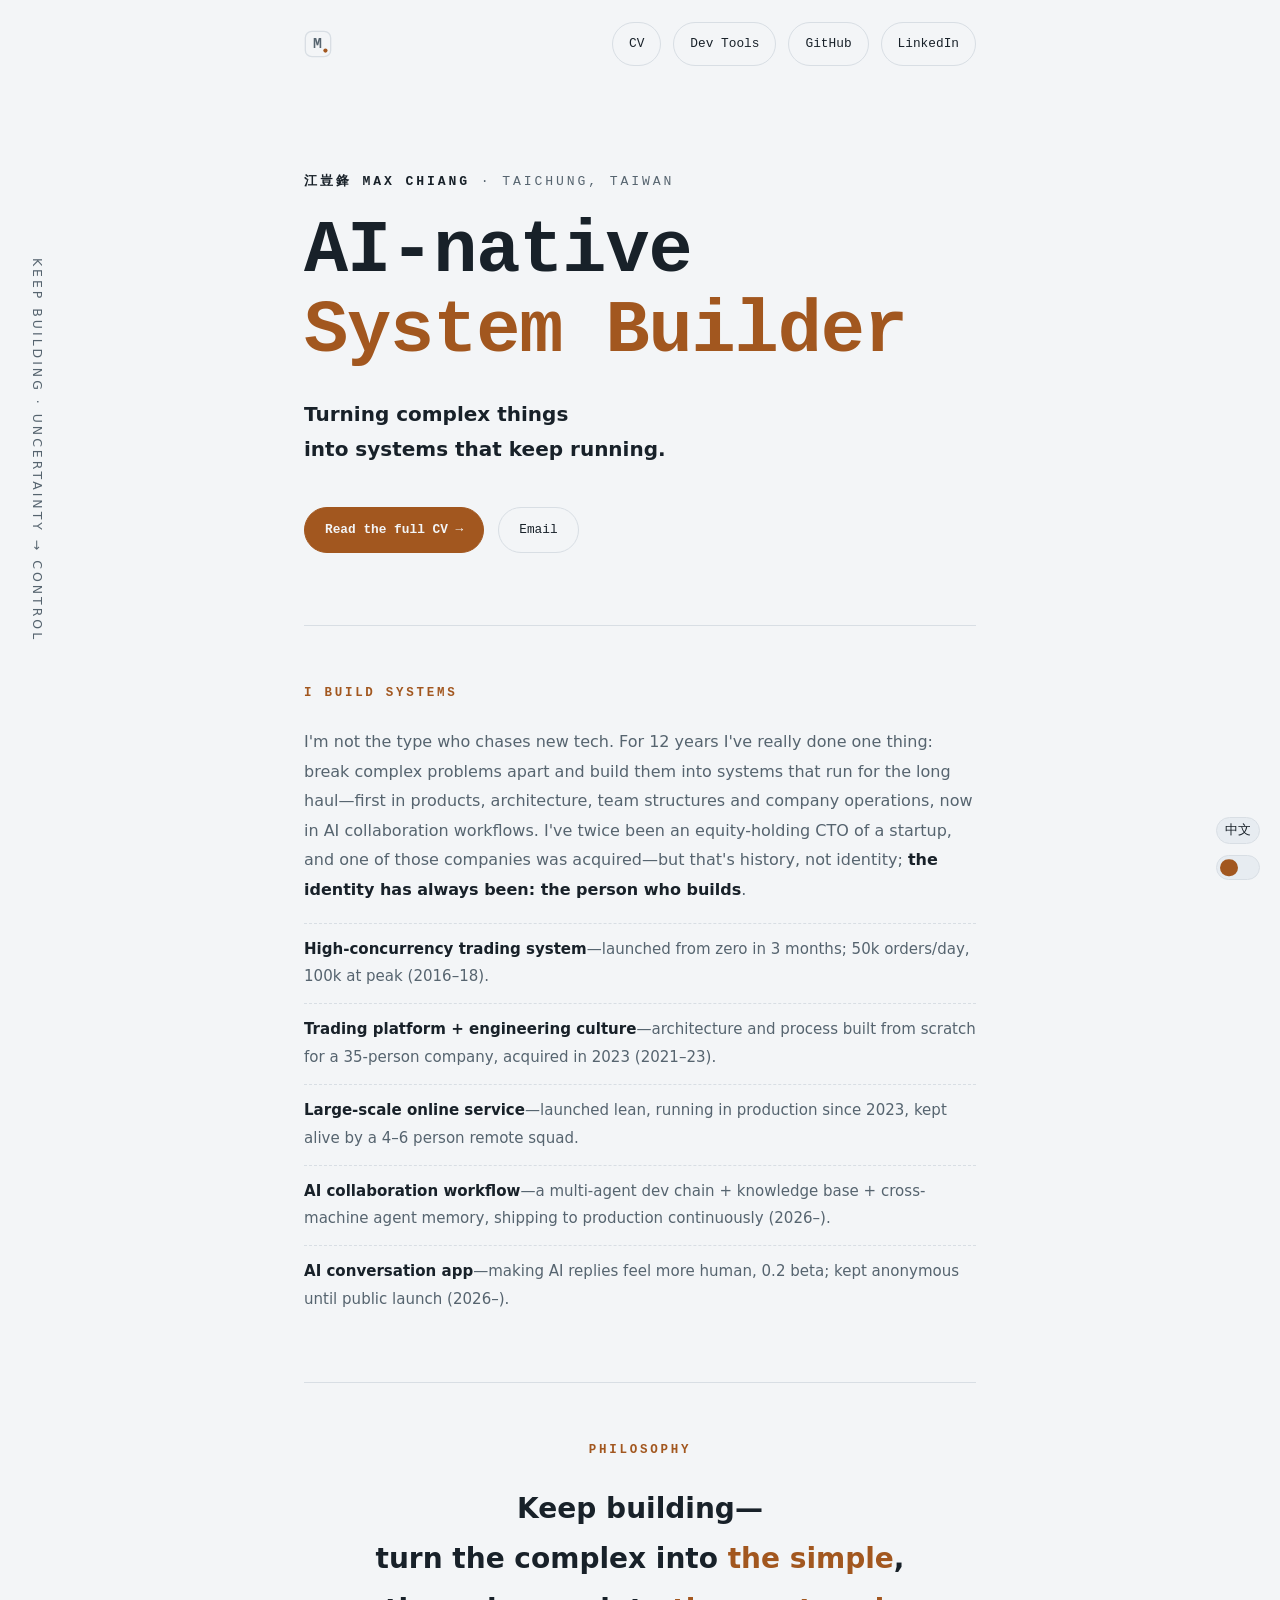
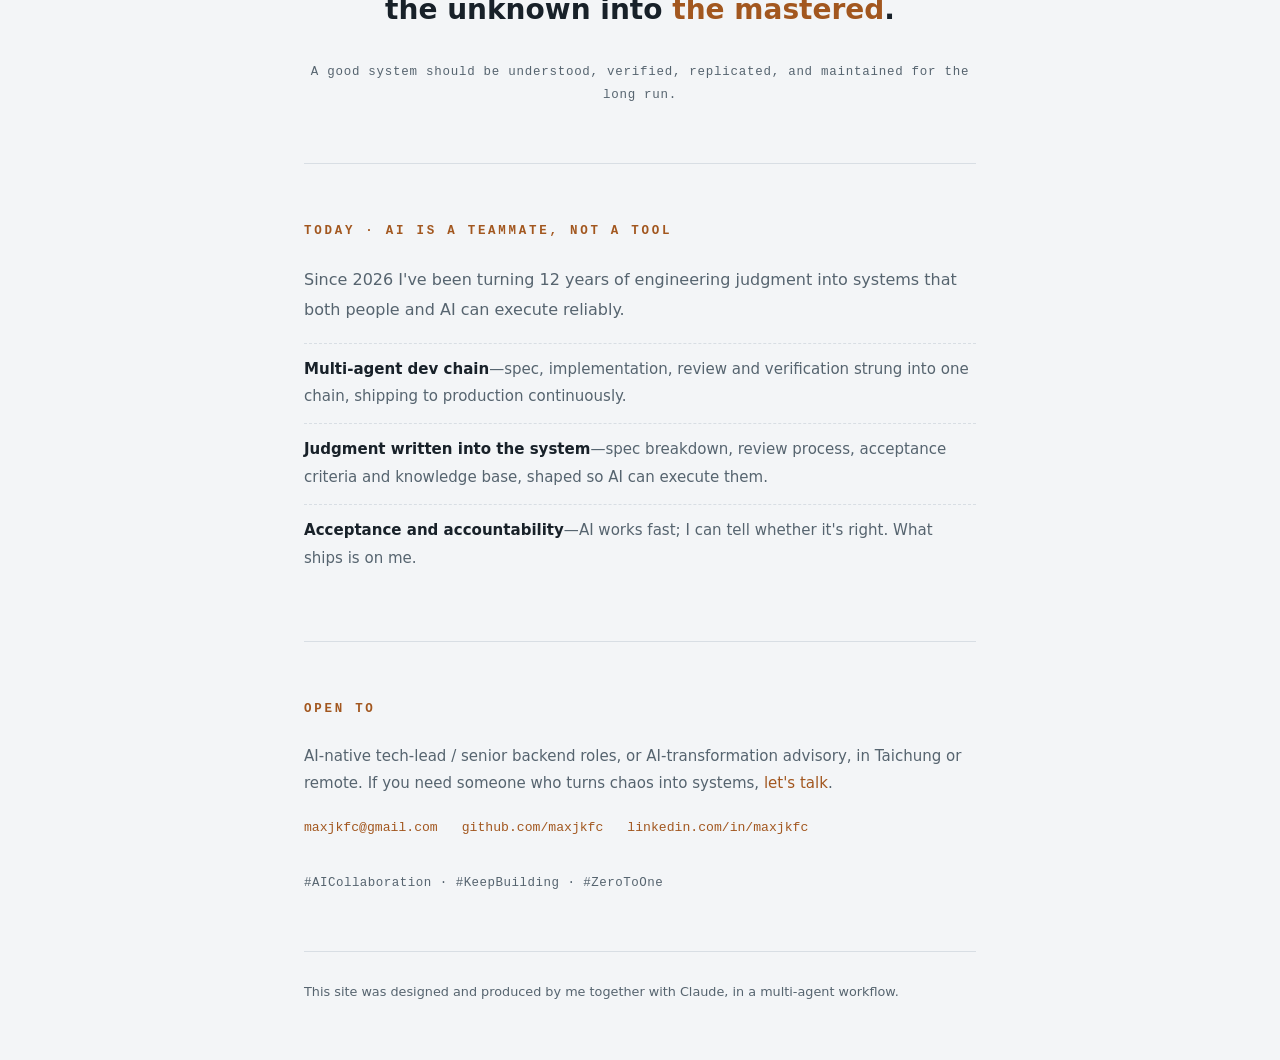
<file: index.html>
<!doctype html>
<html lang="zh-Hant">
<head>
<meta charset="utf-8">
<meta name="viewport" content="width=device-width, initial-scale=1">
<script async src="https://www.googletagmanager.com/gtag/js?id=G-GFW7V018T9"></script>
<script>
window.dataLayer = window.dataLayer || [];
function gtag(){dataLayer.push(arguments);}
gtag('js', new Date());
gtag('config', 'G-GFW7V018T9');
</script>
<title data-en="Max Chiang — AI-native System Builder">江豈鋒 Max Chiang — AI 時代的系統建構者</title>
<meta name="description" data-en="Max Chiang — a system builder for the AI era. 12 years turning complex problems into systems that run for the long haul; now turning engineering judgment into workflows both people and AI can execute reliably." content="江豈鋒 Max Chiang — AI 時代的系統建構者。12 年把複雜的問題建構成可長期運作的系統，現在把工程判斷轉化成人與 AI 都能穩定執行的工作流。">
<meta property="og:type" content="website">
<meta property="og:title" content="江豈鋒 Max Chiang">
<meta property="og:description" content="江豈鋒 Max Chiang — AI 時代的系統建構者。12 年把複雜的問題建構成可長期運作的系統，現在把工程判斷轉化成人與 AI 都能穩定執行的工作流。">
<meta property="og:url" content="https://maxjkfc.github.io/">
<meta property="og:locale" content="zh_TW">
<meta property="og:image" content="https://maxjkfc.github.io/og.png">
<meta property="og:image:width" content="1200">
<meta property="og:image:height" content="630">
<meta name="twitter:card" content="summary_large_image">
<meta name="twitter:image" content="https://maxjkfc.github.io/og.png">
<meta name="twitter:title" content="江豈鋒 Max Chiang">
<meta name="twitter:description" content="江豈鋒 Max Chiang — AI 時代的系統建構者。12 年把複雜的問題建構成可長期運作的系統，現在把工程判斷轉化成人與 AI 都能穩定執行的工作流。">
<link rel="canonical" href="https://maxjkfc.github.io/">
<link rel="icon" href="data:image/svg+xml,<svg xmlns='http://www.w3.org/2000/svg' viewBox='0 0 32 32'><style>rect{stroke:%23D8DEE4}text{fill:%23182129}@media(prefers-color-scheme:dark){rect{stroke:%2329323B}text{fill:%23E6EBEF}circle{fill:%23D6905A}}</style><rect x='1.5' y='1.5' width='29' height='29' rx='7.5' fill='none' stroke-width='1.5'/><text x='16' y='16.5' text-anchor='middle' dominant-baseline='central' font-family='ui-monospace,Menlo,monospace' font-size='17' font-weight='700'>M</text><circle cx='24.5' cy='23.5' r='2.4' fill='%23A2571F'/></svg>">
<script src="/theme.js"></script>
<script src="/lang.js"></script>
</head>
<body>
<style>
  :root {
    --bg: #F3F5F7;
    --ink: #182129;
    --muted: #56646F;
    --line: #D8DEE4;
    --accent: #A2571F;
    --accent-strong: #8A4717;
    --soft: #E7ECF1;
    --font-sans: "PingFang TC", "Noto Sans TC", "Microsoft JhengHei", system-ui, -apple-system, sans-serif;
    --font-mono: ui-monospace, "SF Mono", Menlo, Consolas, "Liberation Mono", monospace;
  }
  @media (prefers-color-scheme: dark) {
    :root { --bg: #0F1317; --ink: #E6EBEF; --muted: #94A1AB; --line: #29323B; --accent: #D6905A; --accent-strong: #E3A876; --soft: #1F262E; }
  }
  :root[data-theme="dark"] { --bg: #0F1317; --ink: #E6EBEF; --muted: #94A1AB; --line: #29323B; --accent: #D6905A; --accent-strong: #E3A876; --soft: #1F262E; }
  :root[data-theme="light"] { --bg: #F3F5F7; --ink: #182129; --muted: #56646F; --line: #D8DEE4; --accent: #A2571F; --accent-strong: #8A4717; --soft: #E7ECF1; }

  * { box-sizing: border-box; }
  body {
    margin: 0;
    background: var(--bg);
    color: var(--ink);
    font-family: var(--font-sans);
    font-size: 16px;
    line-height: 1.85;
    -webkit-font-smoothing: antialiased;
  }
  ::selection { background: var(--accent); color: var(--bg); }
  a { color: var(--accent); text-decoration: none; }
  a:hover { color: var(--accent-strong); text-decoration: underline; text-underline-offset: 4px; }
  a:focus-visible { outline: 2px solid var(--accent); outline-offset: 3px; border-radius: 2px; }

  .rail {
    position: fixed;
    left: 26px;
    top: 50%;
    transform: translateY(-50%);
    writing-mode: vertical-rl;
    font-size: 0.78rem;
    letter-spacing: 0.5em;
    color: var(--muted);
    user-select: none;
  }
  @media (max-width: 1100px) { .rail { display: none; } }

  .wrap { max-width: 720px; margin: 0 auto; padding: 0 24px; }

  .top {
    display: flex;
    justify-content: space-between;
    align-items: center;
    padding: 22px 0 0;
    font-family: var(--font-mono);
    font-size: 0.8rem;
  }
  .top .brand {
    display: inline-flex;
    align-items: center;
    min-height: 44px;
    color: var(--muted);
    letter-spacing: 0.08em;
  }
  .top nav { display: flex; flex-wrap: wrap; justify-content: flex-end; gap: 8px 12px; }
  .top nav a {
    display: inline-flex;
    align-items: center;
    min-height: 44px;
    white-space: nowrap;
    padding: 6px 16px;
    border: 1px solid var(--line);
    border-radius: 999px;
    color: var(--ink);
    transition: background .15s, border-color .15s, color .15s;
  }
  .top nav a:hover { border-color: var(--accent); background: var(--soft); color: var(--accent); text-decoration: none; }

  /* ── Hero：身分優先 ───────────────── */
  .hero { padding: 104px 0 72px; }
  @media (max-width: 640px) { .hero { padding: 64px 0 48px; } }
  .hero .eyebrow {
    font-family: var(--font-mono);
    font-size: 0.82rem;
    letter-spacing: 0.22em;
    text-transform: uppercase;
    color: var(--muted);
    margin: 0 0 18px;
  }
  .hero .eyebrow b { color: var(--ink); font-weight: 600; }
  h1.identity {
    margin: 0;
    font-family: var(--font-mono);
    font-size: clamp(2.6rem, 8vw, 4.6rem);
    font-weight: 700;
    line-height: 1.08;
    letter-spacing: -0.015em;
  }
  h1.identity em { font-style: normal; color: var(--accent); }
  .hero .zh {
    margin: 26px 0 0;
    font-size: 1.25rem;
    font-weight: 600;
    line-height: 1.75;
    text-wrap: balance;
  }
  .hero .cta { display: flex; gap: 14px; margin-top: 40px; }
  .hero .cta a {
    font-family: var(--font-mono);
    font-size: 0.8rem;
    padding: 10px 20px;
    border: 1px solid var(--line);
    border-radius: 999px;
    color: var(--ink);
    transition: background .15s, border-color .15s, color .15s;
  }
  .hero .cta a.primary { border-color: var(--accent); background: var(--accent); color: var(--bg); font-weight: 600; }
  .hero .cta a.primary:hover { background: var(--accent-strong); border-color: var(--accent-strong); color: var(--bg); text-decoration: none; }
  .hero .cta a:hover { border-color: var(--accent); background: var(--soft); color: var(--accent); text-decoration: none; }

  /* ── 區段 ───────────────── */
  section { padding: 56px 0; border-top: 1px solid var(--line); }
  section h2 {
    font-family: var(--font-mono);
    font-size: 0.78rem;
    letter-spacing: 0.22em;
    text-transform: uppercase;
    color: var(--accent);
    font-weight: 600;
    margin: 0 0 22px;
  }
  .manifesto { margin: 0 0 12px; color: var(--muted); }
  .manifesto b { color: var(--ink); font-weight: 600; }

  section ul { margin: 18px 0 0; padding: 0; list-style: none; }
  section li {
    padding: 12px 0;
    border-top: 1px dashed var(--line);
    font-size: 0.94rem;
    color: var(--muted);
  }
  section li b { color: var(--ink); font-weight: 600; }

  /* ── Philosophy ───────────────── */
  .philosophy { text-align: center; }
  .ph-creed {
    margin: 10px auto 0;
    max-width: 22em;
    font-size: clamp(1.35rem, 3.2vw, 1.75rem);
    font-weight: 600;
    line-height: 1.8;
    text-wrap: balance;
  }
  .ph-creed em { font-style: normal; color: var(--accent); }
  .ph-note {
    margin: 26px 0 0;
    font-family: var(--font-mono);
    font-size: 0.78rem;
    letter-spacing: 0.06em;
    color: var(--muted);
  }

  .seeking { margin: 0; font-size: 0.94rem; color: var(--muted); }

  .links { display: flex; flex-wrap: wrap; align-items: center; gap: 4px 24px; margin-top: 8px; font-family: var(--font-mono); font-size: 0.82rem; }
  .links a { display: inline-flex; align-items: center; min-height: 44px; }
  .tags {
    margin: 22px 0 0;
    font-family: var(--font-mono);
    font-size: 0.78rem;
    color: var(--muted);
    letter-spacing: 0.04em;
  }

  footer {
    border-top: 1px solid var(--line);
    margin-top: 0;
    padding: 28px 0 56px;
    font-size: 0.8rem;
    color: var(--muted);
  }
</style>

<aside class="rail" aria-hidden="true" lang="zh">持續建構・把複雜變簡單・把未知變掌握</aside>
<aside class="rail" aria-hidden="true" lang="en" style="letter-spacing:0.24em">KEEP BUILDING · UNCERTAINTY → CONTROL</aside>

<div class="wrap">
  <header class="top">
    <span class="brand" aria-hidden="true"><svg viewBox="0 0 32 32" width="28" height="28"><rect x="1.5" y="1.5" width="29" height="29" rx="7.5" fill="none" stroke="var(--line)" stroke-width="1.5"/><text x="16" y="16.5" text-anchor="middle" dominant-baseline="central" font-family="ui-monospace, 'SF Mono', Menlo, monospace" font-size="17" font-weight="700" fill="currentColor">M</text><circle cx="24.5" cy="23.5" r="2.4" fill="var(--accent)"/></svg></span>
    <nav aria-label="主要連結" data-en-label="Main navigation">
      <a href="/resume/" lang="zh">履歷</a>
      <a href="/resume/" lang="en">CV</a>
      <a href="/tools/">Dev Tools</a>
      <a href="https://github.com/maxjkfc">GitHub</a>
      <a href="https://www.linkedin.com/in/maxjkfc/">LinkedIn</a>
    </nav>
  </header>

  <section class="hero" style="border-top:none">
    <p class="eyebrow"><b>江豈鋒 Max Chiang</b> · Taichung, Taiwan</p>
    <h1 class="identity">AI-native<br><em>System Builder</em></h1>
    <p class="zh" lang="zh">把複雜的東西，<br>建構成可以長期運作的系統。</p>
    <p class="zh" lang="en">Turning complex things<br>into systems that keep running.</p>
    <div class="cta">
      <a class="primary" href="/resume/" lang="zh">閱讀完整履歷 →</a>
      <a class="primary" href="/resume/" lang="en">Read the full CV →</a>
      <a href="mailto:maxjkfc@gmail.com">Email</a>
    </div>
  </section>

  <section>
    <h2>I Build Systems</h2>
    <p class="manifesto" lang="zh">我不是追逐新技術的人。12 年來做的其實是同一件事：把複雜的問題拆解，建構成可以長期運作的系統——以前用在產品、技術架構、團隊制度與公司營運，現在用在 AI 協作工作流。當過兩次新創持股 CTO、其一公司售出，但那是經歷，不是身分；<b>身分一直都是建構的人</b>。</p>
    <p class="manifesto" lang="en">I'm not the type who chases new tech. For 12 years I've really done one thing: break complex problems apart and build them into systems that run for the long haul—first in products, architecture, team structures and company operations, now in AI collaboration workflows. I've twice been an equity-holding CTO of a startup, and one of those companies was acquired—but that's history, not identity; <b>the identity has always been: the person who builds</b>.</p>
    <ul lang="zh">
      <li><b>高併發交易系統</b>——3 個月從零上線，日均 5 萬單、峰值 10 萬（2016–18）。</li>
      <li><b>交易平台＋工程文化</b>——35 人公司的架構與制度從零建立，2023 年公司售出（2021–23）。</li>
      <li><b>大型線上服務</b>——低成本啟動，自 2023 年上線營運迄今，帶 4–6 人遠端小隊維運。</li>
      <li><b>AI 協作工作流</b>——multi-agent 開發鏈＋知識庫＋跨機 agent 記憶，持續交付正式環境（2026–）。</li>
      <li><b>AI 對話應用</b>——讓 AI 回應更像真人，0.2 beta；產品公開前暫以匿名呈現（2026–）。</li>
    </ul>
    <ul lang="en">
      <li><b>High-concurrency trading system</b>—launched from zero in 3 months; 50k orders/day, 100k at peak (2016–18).</li>
      <li><b>Trading platform + engineering culture</b>—architecture and process built from scratch for a 35-person company, acquired in 2023 (2021–23).</li>
      <li><b>Large-scale online service</b>—launched lean, running in production since 2023, kept alive by a 4–6 person remote squad.</li>
      <li><b>AI collaboration workflow</b>—a multi-agent dev chain + knowledge base + cross-machine agent memory, shipping to production continuously (2026–).</li>
      <li><b>AI conversation app</b>—making AI replies feel more human, 0.2 beta; kept anonymous until public launch (2026–).</li>
    </ul>
  </section>

  <section class="philosophy">
    <h2>Philosophy</h2>
    <p class="ph-creed" lang="zh">持續建構，<br>把複雜的變成<em>簡單的</em>，<br>把未知的變成<em>掌握的</em>。</p>
    <p class="ph-creed" lang="en">Keep building—<br>turn the complex into <em>the simple</em>,<br>the unknown into <em>the mastered</em>.</p>
    <p class="ph-note" lang="zh">好的系統應該：被理解、被驗證、被複製、被長期維運。</p>
    <p class="ph-note" lang="en">A good system should be understood, verified, replicated, and maintained for the long run.</p>
  </section>

  <section>
    <h2 lang="zh">Today · AI 是團隊，不是工具</h2>
    <h2 lang="en">Today · AI is a teammate, not a tool</h2>
    <p class="manifesto" lang="zh">2026 年起，我把 12 年的工程判斷，轉化成人與 AI 都能穩定執行的系統。</p>
    <p class="manifesto" lang="en">Since 2026 I've been turning 12 years of engineering judgment into systems that both people and AI can execute reliably.</p>
    <ul lang="zh">
      <li><b>Multi-agent 開發鏈</b>——把規格、實作、review 與驗證串成一條鏈，持續交付正式環境。</li>
      <li><b>把判斷寫進系統</b>——規格拆解、review 流程、驗收機制、知識庫，做成 AI 能執行的形狀。</li>
      <li><b>驗收與責任</b>——AI 做得快，對不對我看得出來；上線的結果，我負責。</li>
    </ul>
    <ul lang="en">
      <li><b>Multi-agent dev chain</b>—spec, implementation, review and verification strung into one chain, shipping to production continuously.</li>
      <li><b>Judgment written into the system</b>—spec breakdown, review process, acceptance criteria and knowledge base, shaped so AI can execute them.</li>
      <li><b>Acceptance and accountability</b>—AI works fast; I can tell whether it's right. What ships is on me.</li>
    </ul>
  </section>

  <section>
    <h2>Open To</h2>
    <p class="seeking" lang="zh">AI-native 技術負責人／資深後端職位，或 AI 轉型顧問合作，台中或遠端。如果你需要一個把混亂變成系統的人，<a href="mailto:maxjkfc@gmail.com">聊聊</a>。</p>
    <p class="seeking" lang="en">AI-native tech-lead / senior backend roles, or AI-transformation advisory, in Taichung or remote. If you need someone who turns chaos into systems, <a href="mailto:maxjkfc@gmail.com">let's talk</a>.</p>
    <div class="links">
      <a href="mailto:maxjkfc@gmail.com">maxjkfc@gmail.com</a>
      <a href="https://github.com/maxjkfc">github.com/maxjkfc</a>
      <a href="https://www.linkedin.com/in/maxjkfc/">linkedin.com/in/maxjkfc</a>
    </div>
    <p class="tags" lang="zh">#AI協作工程 · #持續建構 · #從零到一</p>
    <p class="tags" lang="en">#AICollaboration · #KeepBuilding · #ZeroToOne</p>
  </section>

  <footer lang="zh">這個站由本人與 Claude 以 multi-agent 工作流協作設計與產出。</footer>
  <footer lang="en">This site was designed and produced by me together with Claude, in a multi-agent workflow.</footer>
</div>

</body>
</html>
</file>
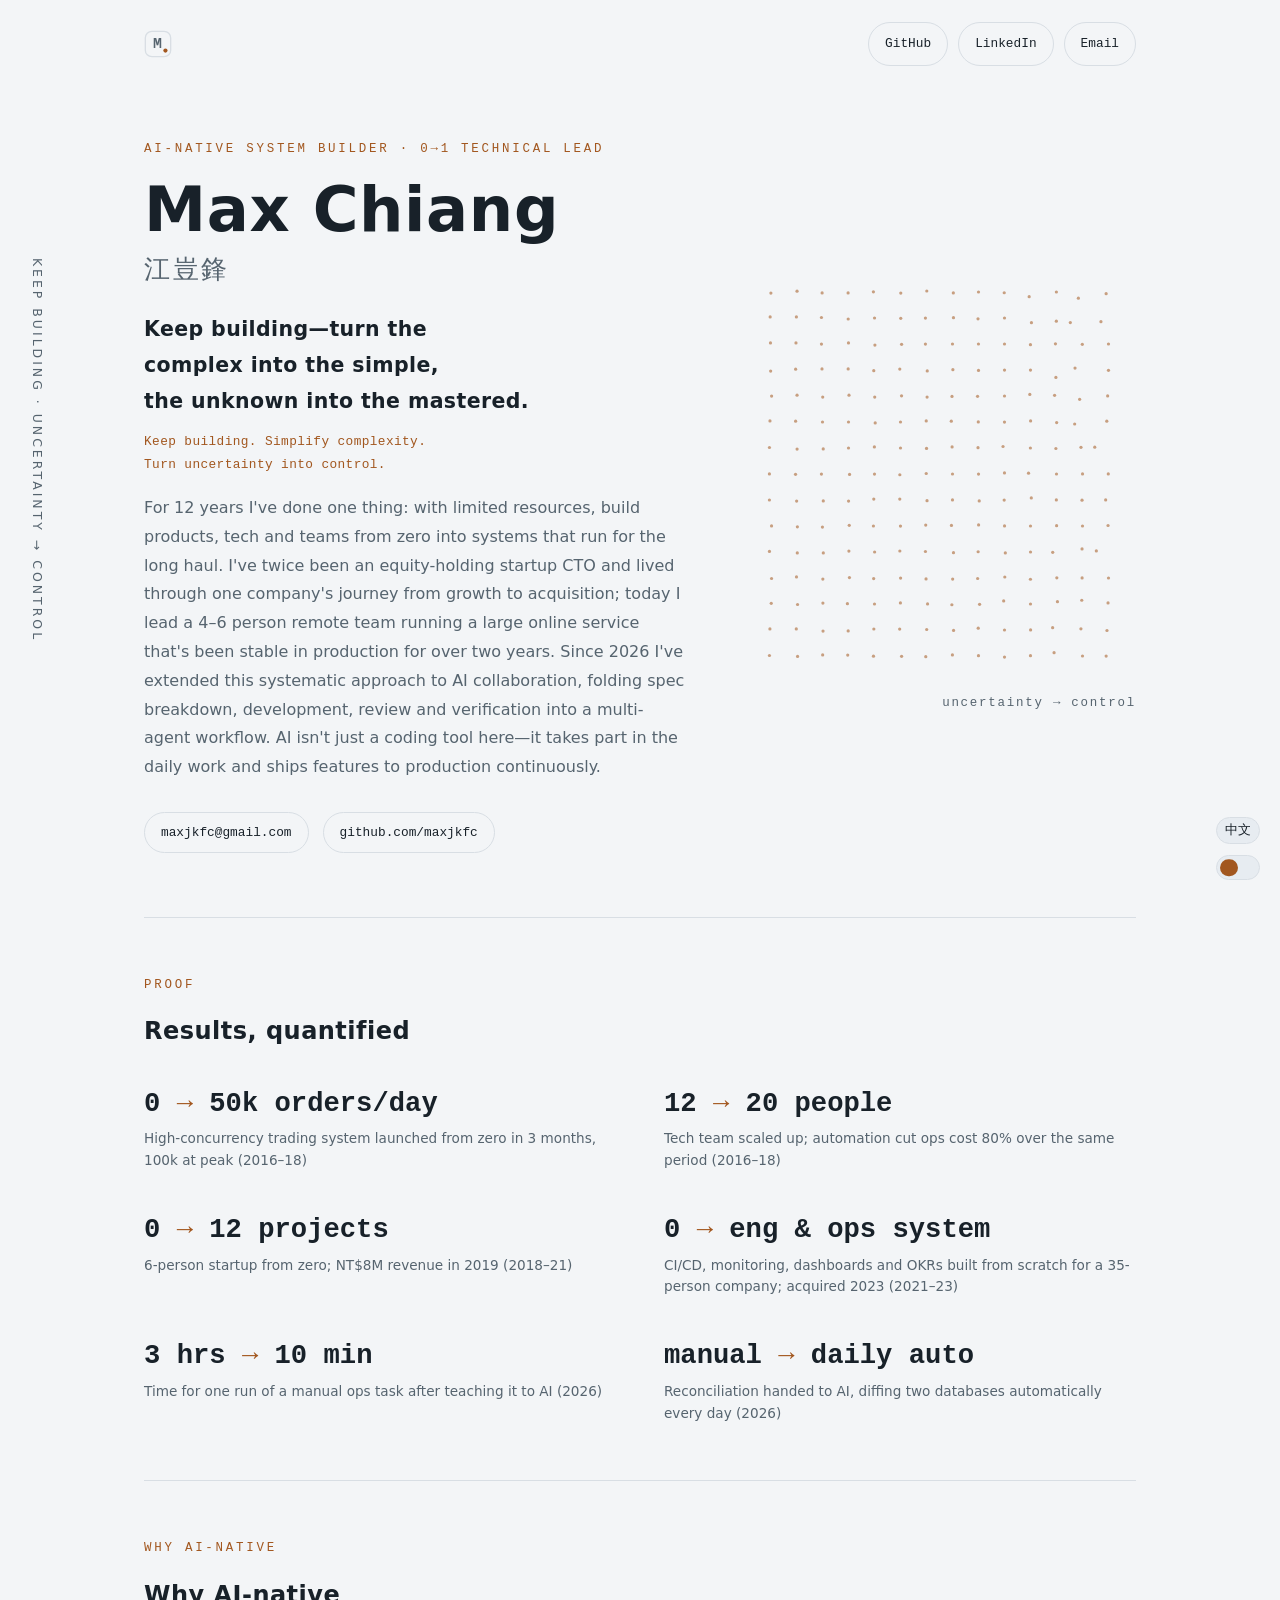
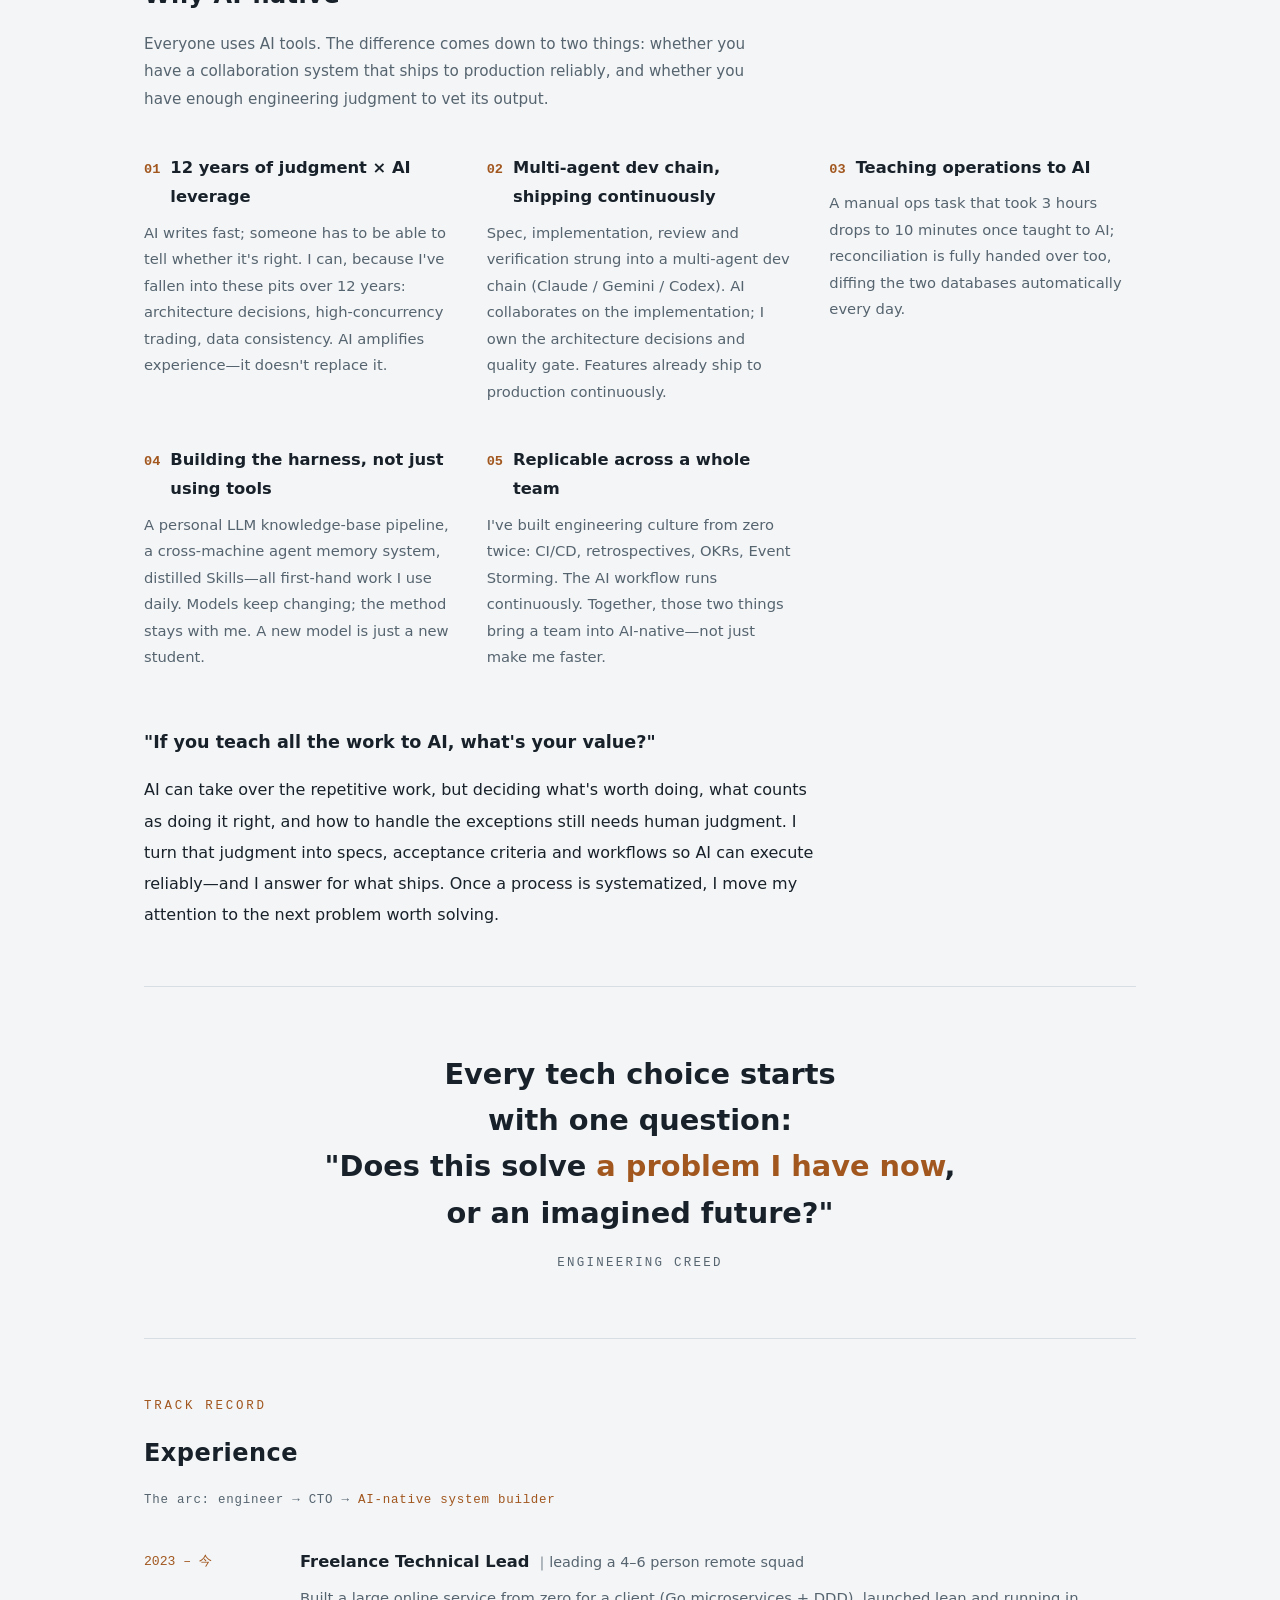
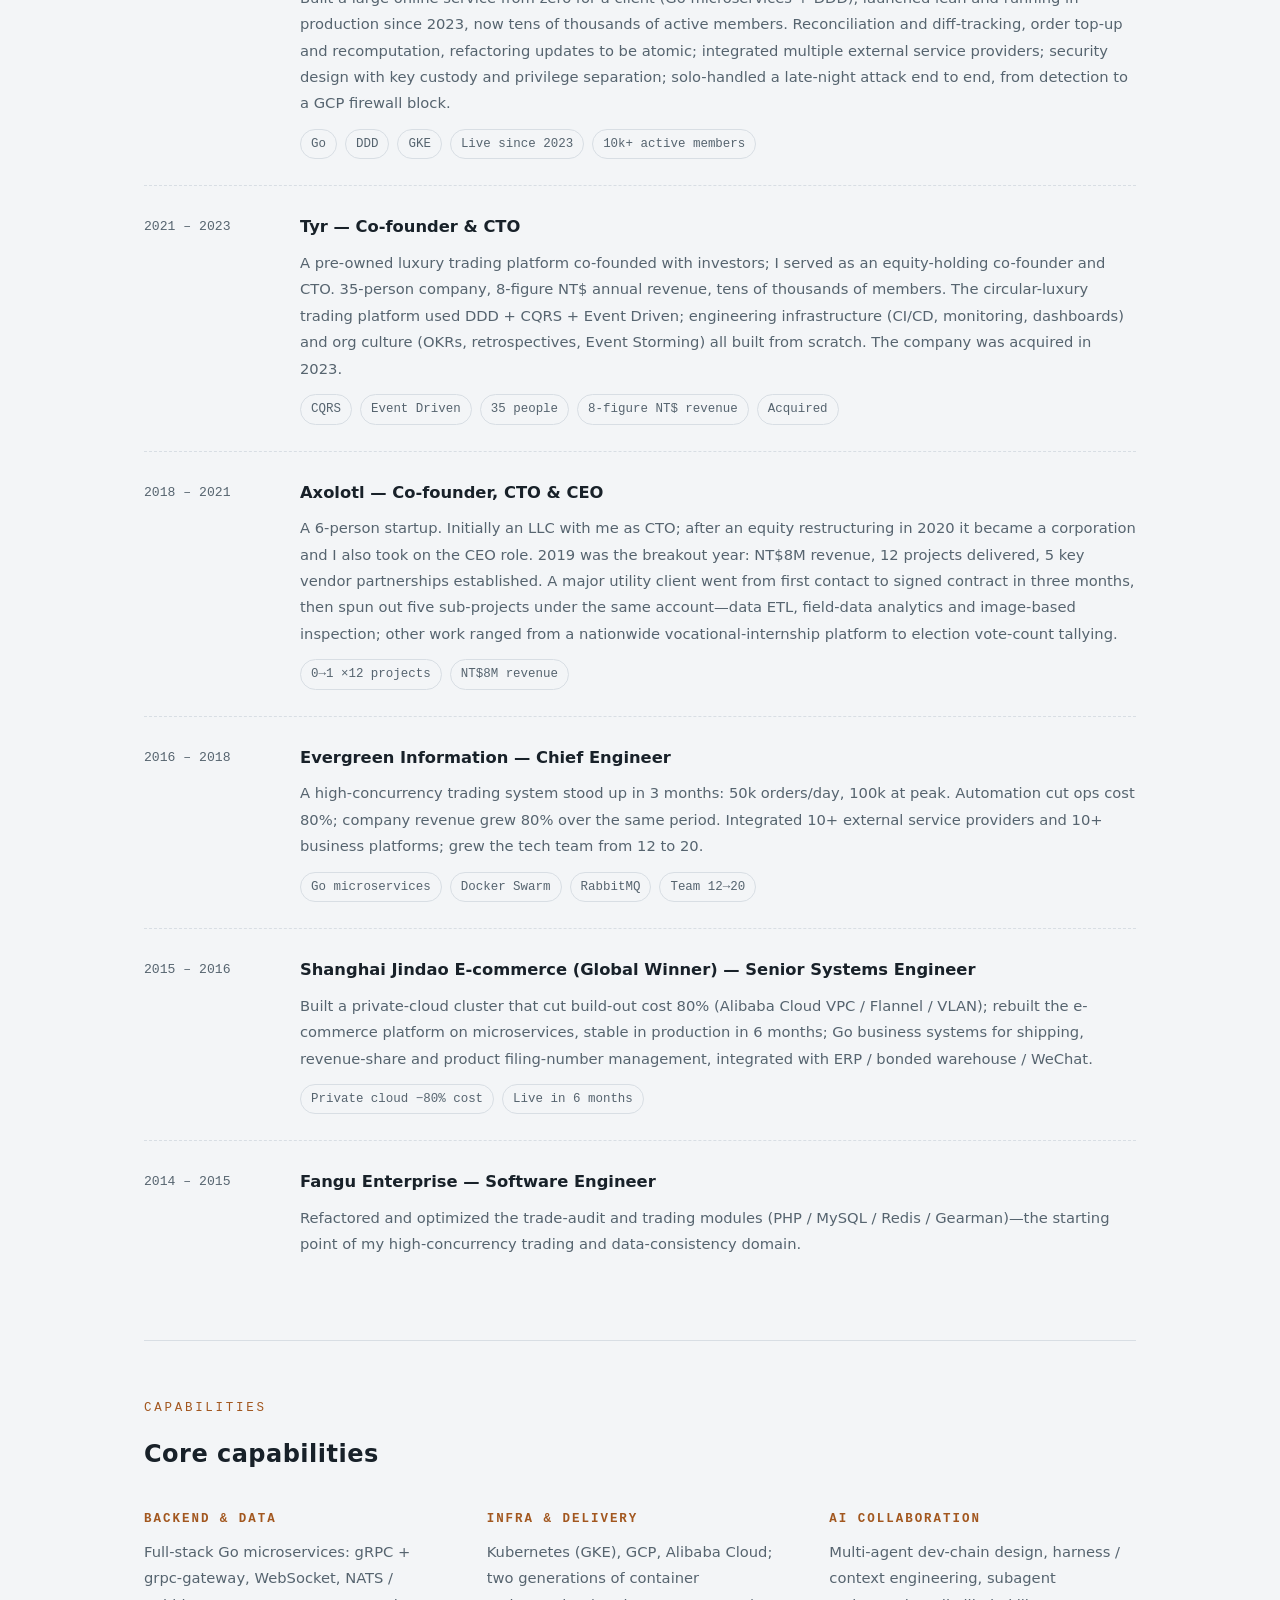
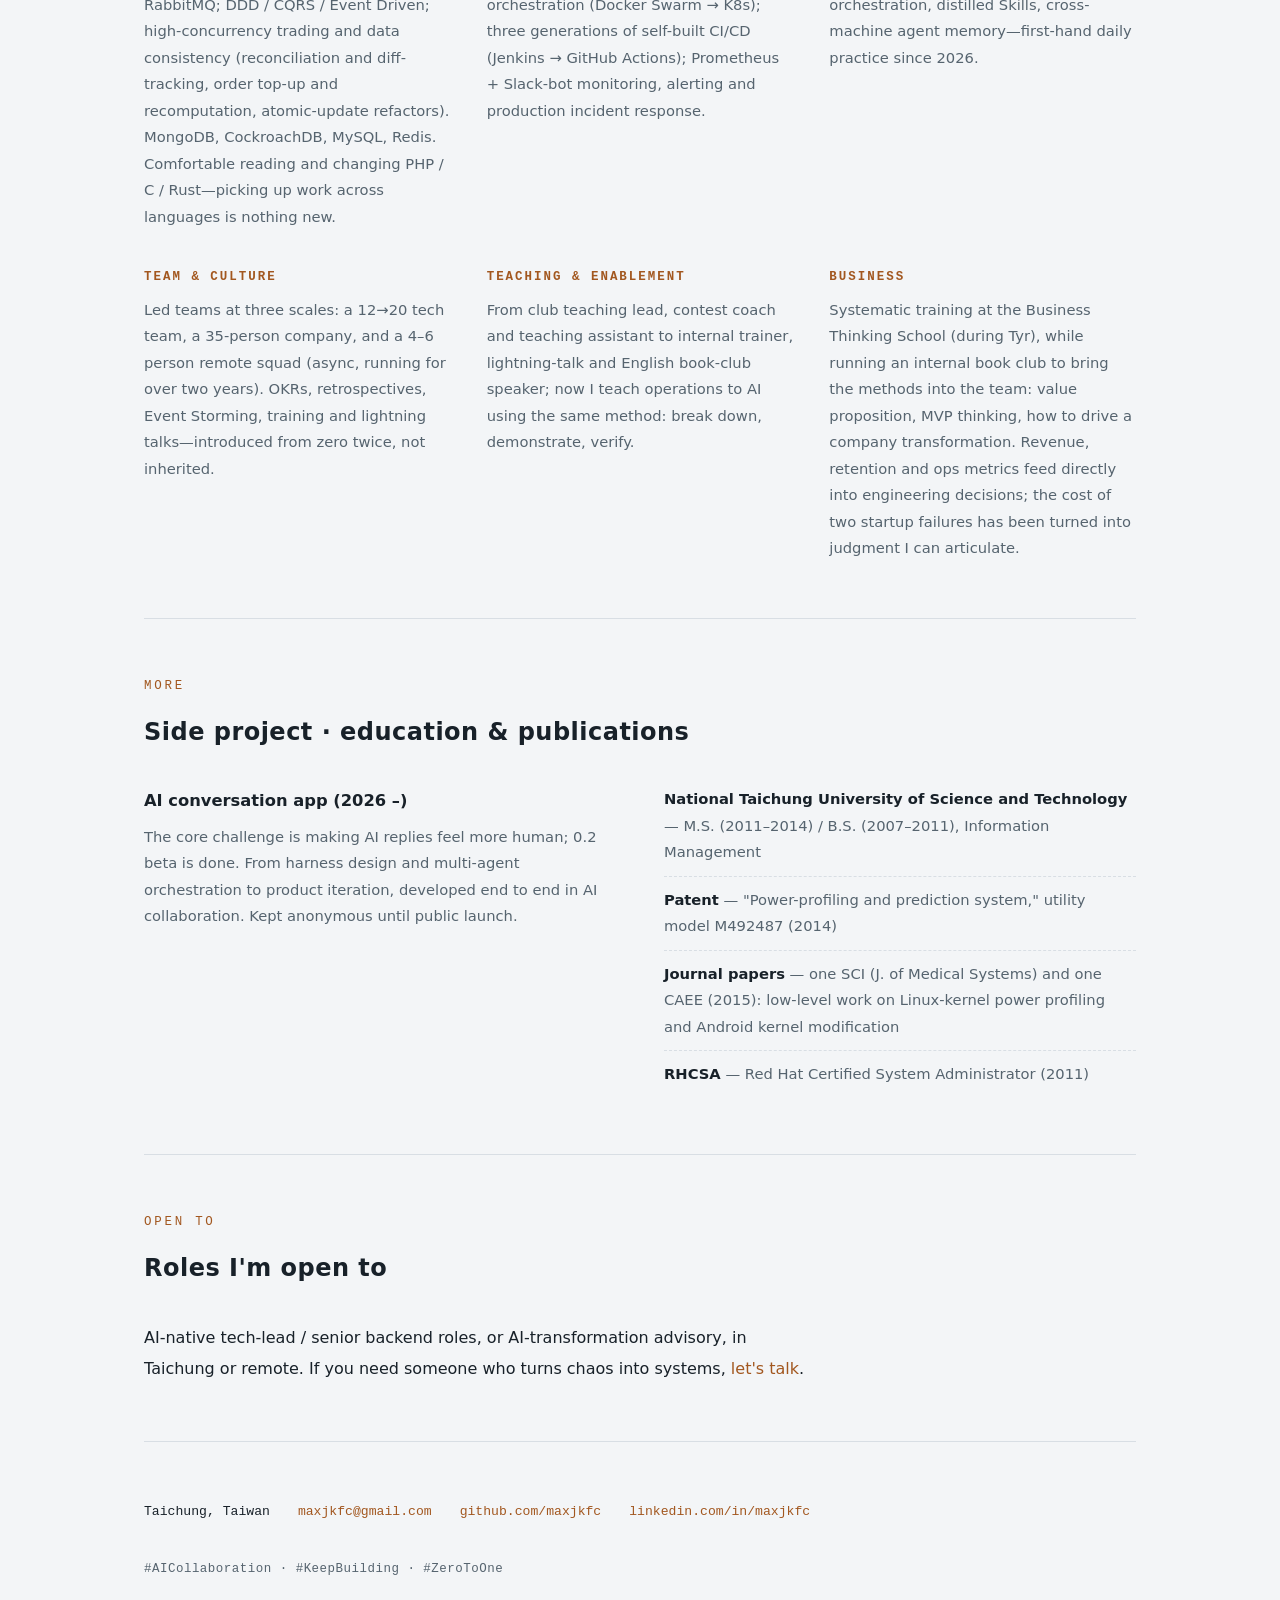
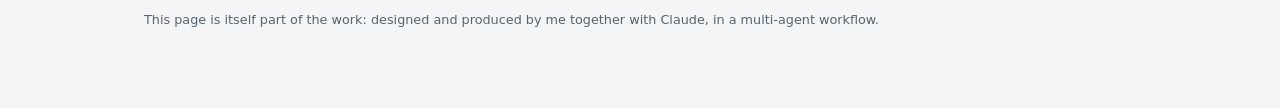
<file: resume/index.html>
<!doctype html>
<html lang="zh-Hant">
<head>
<meta charset="utf-8">
<meta name="viewport" content="width=device-width, initial-scale=1">
<script async src="https://www.googletagmanager.com/gtag/js?id=G-GFW7V018T9"></script>
<script>
window.dataLayer = window.dataLayer || [];
function gtag(){dataLayer.push(arguments);}
gtag('js', new Date());
gtag('config', 'G-GFW7V018T9');
</script>
<title data-en="Max Chiang — AI-native System Builder (CV)">江豈鋒 Max Chiang — AI-native System Builder</title>
<meta name="description" data-en="AI-native System Builder / Product Engineer. 12 years in backend and infrastructure, twice an equity-holding startup CTO; built products, tech and teams from zero into systems that run for the long haul, extended since 2026 into AI collaboration and multi-agent workflows." content="AI-native System Builder／Product Engineer。12 年後端與基礎設施、兩次新創持股 CTO；把產品、技術與團隊從零建構成能長期運作的系統，2026 年起延伸到 AI 協作與 multi-agent 工作流。">
<meta property="og:type" content="website">
<meta property="og:title" content="江豈鋒 Max Chiang — AI-native System Builder">
<meta property="og:description" content="12 yrs backend &amp; infra, twice an equity-holding startup CTO; building products, tech and teams into systems that last — extended into multi-agent AI workflows since 2026.｜12 年後端與基礎設施、兩次新創持股 CTO，2026 年起延伸到 AI 協作與 multi-agent 工作流。">
<meta property="og:url" content="https://maxjkfc.github.io/resume/">
<meta property="og:locale" content="zh_TW">
<meta property="og:image" content="https://maxjkfc.github.io/og.png">
<meta property="og:image:width" content="1200">
<meta property="og:image:height" content="630">
<meta name="twitter:card" content="summary_large_image">
<meta name="twitter:image" content="https://maxjkfc.github.io/og.png">
<meta name="twitter:title" content="江豈鋒 Max Chiang — AI-native System Builder">
<meta name="twitter:description" content="12 yrs backend &amp; infra, twice an equity-holding startup CTO; building products, tech and teams into systems that last — extended into multi-agent AI workflows since 2026.｜12 年後端與基礎設施、兩次新創持股 CTO，2026 年起延伸到 AI 協作與 multi-agent 工作流。">
<link rel="canonical" href="https://maxjkfc.github.io/resume/">
<link rel="icon" href="data:image/svg+xml,<svg xmlns='http://www.w3.org/2000/svg' viewBox='0 0 32 32'><style>rect{stroke:%23D8DEE4}text{fill:%23182129}@media(prefers-color-scheme:dark){rect{stroke:%2329323B}text{fill:%23E6EBEF}circle{fill:%23D6905A}}</style><rect x='1.5' y='1.5' width='29' height='29' rx='7.5' fill='none' stroke-width='1.5'/><text x='16' y='16.5' text-anchor='middle' dominant-baseline='central' font-family='ui-monospace,Menlo,monospace' font-size='17' font-weight='700'>M</text><circle cx='24.5' cy='23.5' r='2.4' fill='%23A2571F'/></svg>">
<script src="/theme.js"></script>
<script src="/lang.js"></script>
</head>
<body>
<style>
  :root {
    --bg: #F3F5F7;
    --surface: #FBFCFD;
    --ink: #182129;
    --muted: #56646F;
    --line: #D8DEE4;
    --accent: #A2571F;
    --accent-strong: #8A4717;
    --dot: rgba(162, 87, 31, 0.55);
    --soft: #E7ECF1;
    --font-sans: "PingFang TC", "Noto Sans TC", "Microsoft JhengHei", system-ui, -apple-system, sans-serif;
    --font-mono: ui-monospace, "SF Mono", Menlo, Consolas, "Liberation Mono", monospace;
  }
  @media (prefers-color-scheme: dark) {
    :root {
      --bg: #0F1317;
      --surface: #151B21;
      --ink: #E6EBEF;
      --muted: #94A1AB;
      --line: #29323B;
      --accent: #D6905A;
      --accent-strong: #E3A876;
      --dot: rgba(214, 144, 90, 0.5);
      --soft: #1F262E;
    }
  }
  :root[data-theme="dark"] {
    --bg: #0F1317;
    --surface: #151B21;
    --ink: #E6EBEF;
    --muted: #94A1AB;
    --line: #29323B;
    --accent: #D6905A;
    --accent-strong: #E3A876;
    --dot: rgba(214, 144, 90, 0.5);
    --soft: #1F262E;
  }
  :root[data-theme="light"] {
    --bg: #F3F5F7;
    --surface: #FBFCFD;
    --ink: #182129;
    --muted: #56646F;
    --line: #D8DEE4;
    --accent: #A2571F;
    --accent-strong: #8A4717;
    --dot: rgba(162, 87, 31, 0.55);
    --soft: #E7ECF1;
  }

  * { box-sizing: border-box; }
  body {
    margin: 0;
    background: var(--bg);
    color: var(--ink);
    font-family: var(--font-sans);
    font-size: 16px;
    line-height: 1.8;
    -webkit-font-smoothing: antialiased;
  }
  ::selection { background: var(--accent); color: var(--bg); }

  a { color: var(--accent); text-decoration: none; }
  a:hover { color: var(--accent-strong); text-decoration: underline; text-underline-offset: 4px; }
  a:focus-visible { outline: 2px solid var(--accent); outline-offset: 3px; border-radius: 2px; }

  .wrap { max-width: 1040px; margin: 0 auto; padding: 0 24px; }

  .mono { font-family: var(--font-mono); }
  .eyebrow {
    font-family: var(--font-mono);
    font-size: 0.78rem;
    letter-spacing: 0.22em;
    text-transform: uppercase;
    color: var(--accent);
    margin: 0 0 14px;
  }

  /* ── 直排定位語（桌面版左緣） ───────────────── */
  .rail {
    position: fixed;
    left: 26px;
    top: 50%;
    transform: translateY(-50%);
    writing-mode: vertical-rl;
    font-size: 0.78rem;
    letter-spacing: 0.5em;
    color: var(--muted);
    user-select: none;
    z-index: 1;
  }
  @media (max-width: 1220px) { .rail { display: none; } }

  /* ── 頂欄 ───────────────── */
  .top {
    display: flex;
    justify-content: space-between;
    align-items: center;
    padding: 22px 0 0;
    font-family: var(--font-mono);
    font-size: 0.8rem;
  }
  .top .brand {
    display: inline-flex;
    align-items: center;
    min-height: 44px;
    color: var(--muted);
    letter-spacing: 0.08em;
    text-decoration: none;
  }
  .top .brand:hover { color: var(--accent); }
  .nowrap { white-space: nowrap; }
  .top nav { display: flex; flex-wrap: wrap; justify-content: flex-end; gap: 10px; }
  .top nav a {
    display: inline-flex;
    align-items: center;
    min-height: 44px;
    padding: 6px 16px;
    border: 1px solid var(--line);
    border-radius: 999px;
    color: var(--ink);
    transition: background .15s, border-color .15s, color .15s;
  }
  .top nav a:hover { border-color: var(--accent); background: var(--soft); color: var(--accent); text-decoration: none; }

  /* ── Hero ───────────────── */
  .hero {
    display: grid;
    grid-template-columns: minmax(0, 7fr) minmax(0, 5fr);
    gap: 48px;
    align-items: center;
    padding: 72px 0 64px;
  }
  @media (max-width: 860px) {
    .hero { grid-template-columns: 1fr; gap: 32px; padding: 48px 0 40px; }
  }
  .hero h1 {
    margin: 0 0 6px;
    font-size: clamp(2.5rem, 6vw, 3.9rem);
    font-weight: 700;
    line-height: 1.15;
    letter-spacing: 0.01em;
    text-wrap: balance;
  }
  .hero h1 .latin {
    display: block;
    font-size: 0.42em;
    font-weight: 500;
    color: var(--muted);
    letter-spacing: 0.1em;
    margin-top: 10px;
    font-family: var(--font-mono);
  }
  .zh-creed {
    margin: 26px 0 0;
    font-size: 1.28rem;
    font-weight: 600;
    line-height: 1.75;
    letter-spacing: 0.02em;
    text-wrap: balance;
  }
  .motto {
    font-family: var(--font-mono);
    font-size: 0.8rem;
    color: var(--accent);
    letter-spacing: 0.03em;
    margin: 10px 0 0;
  }
  .lede {
    max-width: 34em;
    margin: 18px 0 0;
    color: var(--muted);
  }
  .lede b { color: var(--ink); font-weight: 600; }
  .tags {
    margin: 24px 0 0;
    font-family: var(--font-mono);
    font-size: 0.78rem;
    color: var(--muted);
    letter-spacing: 0.04em;
  }
  .hero-links { display: flex; flex-wrap: wrap; gap: 14px; margin-top: 30px; }
  .hero-links a {
    font-family: var(--font-mono);
    font-size: 0.8rem;
    padding: 8px 16px;
    border: 1px solid var(--line);
    border-radius: 999px;
    color: var(--ink);
    transition: background .15s, border-color .15s, color .15s;
  }
  .hero-links a:hover { border-color: var(--accent); background: var(--soft); color: var(--accent); text-decoration: none; }

  #field {
    width: 100%;
    height: 420px;
    display: block;
    color: var(--dot);
  }
  @media (max-width: 860px) { #field { height: 200px; } }
  .field-cap {
    font-family: var(--font-mono);
    font-size: 0.78rem;
    letter-spacing: 0.14em;
    color: var(--muted);
    text-align: right;
    margin-top: 8px;
  }

  /* ── 區段共用 ───────────────── */
  section { padding: 56px 0; border-top: 1px solid var(--line); }
  h2 {
    margin: 0 0 32px;
    font-size: 1.5rem;
    font-weight: 700;
    letter-spacing: 0.02em;
    text-wrap: balance;
  }
  h3 { margin: 0 0 8px; font-size: 1.02rem; font-weight: 600; }

  .js .reveal { opacity: 0; transform: translateY(14px); transition: opacity 0.55s ease, transform 0.55s ease; }
  .js .reveal.in { opacity: 1; transform: none; }
  @media (prefers-reduced-motion: reduce) {
    .js .reveal { opacity: 1; transform: none; transition: none; }
  }

  /* ── 數字 ───────────────── */
  .metrics {
    display: grid;
    grid-template-columns: repeat(auto-fit, minmax(min(400px, 100%), 1fr));
    gap: 40px 48px;
  }
  .metric .num {
    font-family: var(--font-mono);
    font-variant-numeric: tabular-nums;
    font-size: 1.7rem;
    font-weight: 600;
    line-height: 1.35;
    text-wrap: balance;
  }
  .metric .num em { font-style: normal; color: var(--accent); }
  .metric .label { margin-top: 6px; font-size: 0.85rem; color: var(--muted); line-height: 1.6; }

  /* ── AI-native ───────────────── */
  .section-lede {
    max-width: 42em;
    margin: -18px 0 40px;
    color: var(--muted);
    font-size: 0.95rem;
  }
  .cols3 {
    display: grid;
    grid-template-columns: repeat(auto-fit, minmax(260px, 1fr));
    gap: 40px 36px;
  }
  .cols3 p { margin: 0; font-size: 0.92rem; color: var(--muted); }
  .cols3 h3 { display: flex; align-items: baseline; gap: 10px; }
  .cols3 h3 .tick { font-family: var(--font-mono); color: var(--accent); font-size: 0.85rem; }
  .closer-q {
    margin: 56px 0 0;
    font-size: 1.1rem;
    font-weight: 600;
  }
  .why-closer {
    margin: 16px 0 0;
    max-width: 42em;
    font-size: 1rem;
    line-height: 1.95;
    color: var(--ink);
  }

  /* ── 信條 ───────────────── */
  .creed {
    margin: 0;
    padding: 64px 0;
    border-top: 1px solid var(--line);
    text-align: center;
  }
  .creed p {
    margin: 0 auto;
    max-width: 24em;
    font-size: clamp(1.3rem, 3vw, 1.8rem);
    font-weight: 600;
    line-height: 1.6;
    text-wrap: balance;
  }
  .creed p strong { color: var(--accent); font-weight: 600; }
  .creed .src { margin-top: 16px; font-family: var(--font-mono); font-size: 0.78rem; letter-spacing: 0.18em; color: var(--muted); }

  /* ── 經歷 ───────────────── */
  .arc {
    font-family: var(--font-mono);
    font-size: 0.78rem;
    color: var(--muted);
    letter-spacing: 0.06em;
    margin: -18px 0 36px;
  }
  .arc em { font-style: normal; color: var(--accent); }
  .timeline { list-style: none; margin: 0; padding: 0; }
  .timeline li {
    display: grid;
    grid-template-columns: 132px 1fr;
    gap: 24px;
    padding: 26px 0;
    border-top: 1px dashed var(--line);
  }
  .timeline li:first-child { border-top: none; padding-top: 0; }
  @media (max-width: 640px) { .timeline li { grid-template-columns: 1fr; gap: 6px; } }
  .timeline .when {
    font-family: var(--font-mono);
    font-variant-numeric: tabular-nums;
    font-size: 0.82rem;
    color: var(--muted);
    padding-top: 3px;
    white-space: nowrap;
  }
  .timeline .now .when { color: var(--accent); }
  .timeline h3 span { font-weight: 400; color: var(--muted); font-size: 0.9rem; }
  .timeline p { margin: 6px 0 0; font-size: 0.92rem; color: var(--muted); }
  .chips { display: flex; flex-wrap: wrap; gap: 8px; margin-top: 12px; }
  .chips span {
    font-family: var(--font-mono);
    font-variant-numeric: tabular-nums;
    font-size: 0.78rem;
    padding: 3px 10px;
    border: 1px solid var(--line);
    border-radius: 999px;
    color: var(--muted);
    white-space: nowrap;
  }

  /* ── 能力 ───────────────── */
  .skills {
    display: grid;
    grid-template-columns: repeat(auto-fit, minmax(280px, 1fr));
    gap: 36px;
  }
  .skills h3 {
    font-family: var(--font-mono);
    font-size: 0.78rem;
    letter-spacing: 0.16em;
    color: var(--accent);
    font-weight: 600;
  }
  .skills p { margin: 0; font-size: 0.92rem; color: var(--muted); }

  /* ── 其他 ───────────────── */
  .more { display: grid; grid-template-columns: 1fr 1fr; gap: 48px; }
  @media (max-width: 720px) { .more { grid-template-columns: 1fr; } }
  .more ul { margin: 0; padding: 0; list-style: none; }
  .more li { padding: 10px 0; border-top: 1px dashed var(--line); font-size: 0.92rem; color: var(--muted); }
  .more li:first-child { border-top: none; padding-top: 0; }
  .more li b { color: var(--ink); font-weight: 600; }
  .more .side p { margin: 0; font-size: 0.92rem; color: var(--muted); }

  /* ── Footer ───────────────── */
  footer {
    border-top: 1px solid var(--line);
    padding: 48px 0 64px;
  }
  footer .contact {
    display: flex;
    flex-wrap: wrap;
    align-items: center;
    gap: 4px 28px;
    font-family: var(--font-mono);
    font-size: 0.82rem;
  }
  footer .contact > * {
    display: inline-flex;
    align-items: center;
    min-height: 44px;
  }
  footer .colophon {
    margin-top: 28px;
    font-size: 0.8rem;
    color: var(--muted);
  }

  @media print {
    :root { --bg: #fff; --surface: #fff; --ink: #000; --muted: #333; --line: #bbb; --accent: #8A4717; }
    .rail, #field, .field-cap { display: none; }
    .js .reveal { opacity: 1 !important; transform: none !important; }
    section, .creed { padding: 28px 0; }
  }
</style>

<aside class="rail" aria-hidden="true" lang="zh">持續建構・把複雜變簡單・把未知變掌握</aside>
<aside class="rail" aria-hidden="true" lang="en" style="letter-spacing:0.24em">KEEP BUILDING · UNCERTAINTY → CONTROL</aside>

<div class="wrap">
  <header class="top">
    <a class="brand" href="/" aria-label="回首頁" data-en-label="Back to home"><svg aria-hidden="true" viewBox="0 0 32 32" width="28" height="28"><rect x="1.5" y="1.5" width="29" height="29" rx="7.5" fill="none" stroke="var(--line)" stroke-width="1.5"/><text x="16" y="16.5" text-anchor="middle" dominant-baseline="central" font-family="ui-monospace, 'SF Mono', Menlo, monospace" font-size="17" font-weight="700" fill="currentColor">M</text><circle cx="24.5" cy="23.5" r="2.4" fill="var(--accent)"/></svg></a>
    <nav aria-label="主要連結" data-en-label="Main navigation">
      <a href="https://github.com/maxjkfc">GitHub</a>
      <a href="https://www.linkedin.com/in/maxjkfc/">LinkedIn</a>
      <a href="mailto:maxjkfc@gmail.com">Email</a>
    </nav>
  </header>

  <section class="hero" style="border-top:none">
    <div>
      <p class="eyebrow">AI-native System Builder · <span class="nowrap">0→1 Technical Lead</span></p>
      <h1 lang="zh">江豈鋒<span class="latin">MAX CHIANG</span></h1>
      <h1 lang="en">Max Chiang<span class="latin">江豈鋒</span></h1>
      <p class="zh-creed" lang="zh">持續建構，把複雜的變成簡單的，<br>把未知的變成掌握的。</p>
      <p class="zh-creed" lang="en">Keep building—turn the complex into the simple,<br>the unknown into the mastered.</p>
      <p class="motto">Keep building. Simplify complexity.<br>Turn uncertainty into control.</p>
      <p class="lede" lang="zh">12 年來，我一直在做同一件事：在資源有限的情況下，把產品、技術與團隊從零建構成能長期運作的系統。曾兩度擔任新創持股 CTO，並參與其中一家公司從成長到出售的歷程；目前帶領 4–6 人遠端團隊，負責一項已穩定營運超過兩年的大型線上服務。自 2026 年起，我將這套系統化方法延伸到 AI 協作，把規格拆解、開發、review 與驗證整合進 multi-agent 工作流。AI 不只是程式開發工具，而是實際參與日常工作，持續將功能交付至正式環境。</p>
      <p class="lede" lang="en">For 12 years I've done one thing: with limited resources, build products, tech and teams from zero into systems that run for the long haul. I've twice been an equity-holding startup CTO and lived through one company's journey from growth to acquisition; today I lead a 4–6 person remote team running a large online service that's been stable in production for over two years. Since 2026 I've extended this systematic approach to AI collaboration, folding spec breakdown, development, review and verification into a multi-agent workflow. AI isn't just a coding tool here—it takes part in the daily work and ships features to production continuously.</p>
      <div class="hero-links">
        <a href="mailto:maxjkfc@gmail.com">maxjkfc@gmail.com</a>
        <a href="https://github.com/maxjkfc">github.com/maxjkfc</a>
      </div>
    </div>
    <div>
      <canvas id="field" aria-hidden="true"></canvas>
      <p class="field-cap">uncertainty → control</p>
      <!-- 圖說本身已是英文，不必雙語 -->
    </div>
  </section>

  <section class="reveal" id="proof">
    <p class="eyebrow">Proof</p>
    <h2 lang="zh">量化成果</h2>
    <h2 lang="en">Results, quantified</h2>
    <div class="metrics" lang="zh">
      <div class="metric">
        <div class="num">0 <em>→</em> 5 萬單/日</div>
        <div class="label">高併發交易系統 3 個月從零上線，峰值 10 萬單（2016–18）</div>
      </div>
      <div class="metric">
        <div class="num">12 <em>→</em> 20 人</div>
        <div class="label">技術團隊擴編；同期以自動化將維運成本降低 80%（2016–18）</div>
      </div>
      <div class="metric">
        <div class="num">0 <em>→</em> 12 項專案</div>
        <div class="label">6 人新創從零起步，2019 年營收 800 萬（2018–21）</div>
      </div>
      <div class="metric">
        <div class="num">0 <em>→</em> 工程與營運體系</div>
        <div class="label">35 人公司的 CI/CD、監控、數據儀表板與 OKR 制度從零建立；2023 年售出（2021–23）</div>
      </div>
      <div class="metric">
        <div class="num">3 小時 <em>→</em> 10 分鐘</div>
        <div class="label">人工營運作業教給 AI 之後的單次工時（2026）</div>
      </div>
      <div class="metric">
        <div class="num">手動 <em>→</em> 每日自動</div>
        <div class="label">查帳流程交接給 AI，每天自動比對雙資料庫落差（2026）</div>
      </div>
    </div>
    <div class="metrics" lang="en">
      <div class="metric">
        <div class="num">0 <em>→</em> 50k orders/day</div>
        <div class="label">High-concurrency trading system launched from zero in 3 months, 100k at peak (2016–18)</div>
      </div>
      <div class="metric">
        <div class="num">12 <em>→</em> 20 people</div>
        <div class="label">Tech team scaled up; automation cut ops cost 80% over the same period (2016–18)</div>
      </div>
      <div class="metric">
        <div class="num">0 <em>→</em> 12 projects</div>
        <div class="label">6-person startup from zero; NT$8M revenue in 2019 (2018–21)</div>
      </div>
      <div class="metric">
        <div class="num">0 <em>→</em> eng &amp; ops system</div>
        <div class="label">CI/CD, monitoring, dashboards and OKRs built from scratch for a 35-person company; acquired 2023 (2021–23)</div>
      </div>
      <div class="metric">
        <div class="num">3 hrs <em>→</em> 10 min</div>
        <div class="label">Time for one run of a manual ops task after teaching it to AI (2026)</div>
      </div>
      <div class="metric">
        <div class="num">manual <em>→</em> daily auto</div>
        <div class="label">Reconciliation handed to AI, diffing two databases automatically every day (2026)</div>
      </div>
    </div>
  </section>

  <section class="reveal" id="ai-native">
    <p class="eyebrow">Why AI-native</p>
    <h2 lang="zh">為什麼是 AI-native</h2>
    <h2 lang="en">Why AI-native</h2>
    <p class="section-lede" lang="zh">AI 工具人人都在用。差別在兩件事：有沒有一套能穩定交付正式環境的協作系統，以及有沒有足夠的工程判斷把關它的輸出。</p>
    <p class="section-lede" lang="en">Everyone uses AI tools. The difference comes down to two things: whether you have a collaboration system that ships to production reliably, and whether you have enough engineering judgment to vet its output.</p>
    <div class="cols3" lang="zh">
      <div>
        <h3><span class="tick">01</span>12 年工程判斷 × AI 槓桿</h3>
        <p>AI 寫得快，對不對要有人看得出來。我看得出來，因為這些坑 12 年裡都踩過：架構決策、高併發交易、資料一致性。AI 放大的是資歷，不是取代它。</p>
      </div>
      <div>
        <h3><span class="tick">02</span>Multi-agent 開發鏈，持續交付</h3>
        <p>把規格、實作、review 與驗證串成 multi-agent 開發鏈（Claude／Gemini／Codex）。實作由 AI 協作完成，架構決策與品質把關由我負責。已有功能持續交付正式環境。</p>
      </div>
      <div>
        <h3><span class="tick">03</span>把營運流程教給 AI</h3>
        <p>一項人工營運作業原本要 3 小時，教給 AI 之後剩 10 分鐘；查帳流程也完整交接，每天自動比對兩邊資料庫的落差。</p>
      </div>
      <div>
        <h3><span class="tick">04</span>自建 harness，不只是用工具</h3>
        <p>個人 LLM 知識庫管線、跨機 agent 記憶系統、Skill 沉澱，都是每天在用的第一手實作。模型會一直換，方法留在我身上，換一個模型只是換一個學生。</p>
      </div>
      <div>
        <h3><span class="tick">05</span>可複製到整個團隊</h3>
        <p>工程文化我從零建過兩次：CI/CD、回顧會議、OKR、Event Storming。AI 工作流持續運作。這兩件事加起來，就能把一個團隊帶進 AI-native，不只我自己快。</p>
      </div>
    </div>
    <div class="cols3" lang="en">
      <div>
        <h3><span class="tick">01</span>12 years of judgment × AI leverage</h3>
        <p>AI writes fast; someone has to be able to tell whether it's right. I can, because I've fallen into these pits over 12 years: architecture decisions, high-concurrency trading, data consistency. AI amplifies experience—it doesn't replace it.</p>
      </div>
      <div>
        <h3><span class="tick">02</span>Multi-agent dev chain, shipping continuously</h3>
        <p>Spec, implementation, review and verification strung into a multi-agent dev chain (Claude / Gemini / Codex). AI collaborates on the implementation; I own the architecture decisions and quality gate. Features already ship to production continuously.</p>
      </div>
      <div>
        <h3><span class="tick">03</span>Teaching operations to AI</h3>
        <p>A manual ops task that took 3 hours drops to 10 minutes once taught to AI; reconciliation is fully handed over too, diffing the two databases automatically every day.</p>
      </div>
      <div>
        <h3><span class="tick">04</span>Building the harness, not just using tools</h3>
        <p>A personal LLM knowledge-base pipeline, a cross-machine agent memory system, distilled Skills—all first-hand work I use daily. Models keep changing; the method stays with me. A new model is just a new student.</p>
      </div>
      <div>
        <h3><span class="tick">05</span>Replicable across a whole team</h3>
        <p>I've built engineering culture from zero twice: CI/CD, retrospectives, OKRs, Event Storming. The AI workflow runs continuously. Together, those two things bring a team into AI-native—not just make me faster.</p>
      </div>
    </div>
    <p class="closer-q" lang="zh">「把工作都教給 AI，那我的價值是什麼？」</p>
    <p class="closer-q" lang="en">"If you teach all the work to AI, what's your value?"</p>
    <p class="why-closer" lang="zh">AI 可以接手重複性的工作，但決定什麼值得做、怎樣才算做對，以及遇到例外時如何處理，仍需要人的判斷。我把這些判斷轉化成規格、驗收標準與工作流程，讓 AI 能穩定執行，最後由我為上線結果負責。當一個流程被系統化，我就能把注意力移到下一個更值得解決的問題。</p>
    <p class="why-closer" lang="en">AI can take over the repetitive work, but deciding what's worth doing, what counts as doing it right, and how to handle the exceptions still needs human judgment. I turn that judgment into specs, acceptance criteria and workflows so AI can execute reliably—and I answer for what ships. Once a process is systematized, I move my attention to the next problem worth solving.</p>
  </section>

  <blockquote class="creed reveal">
    <p lang="zh">每個技術選型都先問：<br>「這解決的是<strong>現在的問題</strong>，<br>還是想像中的未來？」</p>
    <p lang="en">Every tech choice starts with one question:<br>"Does this solve <strong>a problem I have now</strong>,<br>or an imagined future?"</p>
    <div class="src">ENGINEERING CREED</div>
  </blockquote>

  <section class="reveal" id="timeline">
    <p class="eyebrow">Track Record</p>
    <h2 lang="zh">經歷</h2>
    <h2 lang="en">Experience</h2>
    <p class="arc" lang="zh">敘事弧線：工程師 → CTO → <em>AI-native 系統建構者</em></p>
    <p class="arc" lang="en">The arc: engineer → CTO → <em>AI-native system builder</em></p>
    <ol class="timeline">
      <li class="now">
        <div class="when">2023 – 今</div>
        <div>
          <h3 lang="zh">Freelancer 技術負責人 <span>｜帶 4–6 人遠端小隊</span></h3>
          <h3 lang="en">Freelance Technical Lead <span>｜leading a 4–6 person remote squad</span></h3>
          <p lang="zh">為業主從零打造大型線上服務（Go 微服務＋DDD），低成本啟動、自 2023 年上線營運至今，目前有效會員數萬。對帳追差、補單重算、原子性更新重構；介接多家外部服務提供者；金鑰保管與權限分離的安全設計；深夜攻擊事件一人完成偵測到 GCP 防火牆封鎖。</p>
          <p lang="en">Built a large online service from zero for a client (Go microservices + DDD), launched lean and running in production since 2023, now tens of thousands of active members. Reconciliation and diff-tracking, order top-up and recomputation, refactoring updates to be atomic; integrated multiple external service providers; security design with key custody and privilege separation; solo-handled a late-night attack end to end, from detection to a GCP firewall block.</p>
          <div class="chips" lang="zh"><span>Go</span><span>DDD</span><span>GKE</span><span>2023 上線迄今</span><span>有效會員數萬</span></div>
          <div class="chips" lang="en"><span>Go</span><span>DDD</span><span>GKE</span><span>Live since 2023</span><span>10k+ active members</span></div>
        </div>
      </li>
      <li>
        <div class="when">2021 – 2023</div>
        <div>
          <h3 lang="zh">泰爾科技 共同創辦人兼技術長</h3>
          <h3 lang="en">Tyr — Co-founder &amp; CTO</h3>
          <p lang="zh">與投資方共同成立的二手精品交易平台，我以持股共同創辦人身分出任技術長。35 人公司、千萬級年營收、會員數萬。循環精品交易平台採 DDD＋CQRS＋Event Driven；工程基建（CI/CD、監控、數據儀表板）與組織文化（OKR、回顧會議、Event Storming）皆從零建立。2023 年公司售出。</p>
          <p lang="en">A pre-owned luxury trading platform co-founded with investors; I served as an equity-holding co-founder and CTO. 35-person company, 8-figure NT$ annual revenue, tens of thousands of members. The circular-luxury trading platform used DDD + CQRS + Event Driven; engineering infrastructure (CI/CD, monitoring, dashboards) and org culture (OKRs, retrospectives, Event Storming) all built from scratch. The company was acquired in 2023.</p>
          <div class="chips" lang="zh"><span>CQRS</span><span>Event Driven</span><span>35 人</span><span>千萬級年營收</span><span>公司售出</span></div>
          <div class="chips" lang="en"><span>CQRS</span><span>Event Driven</span><span>35 people</span><span>8-figure NT$ revenue</span><span>Acquired</span></div>
        </div>
      </li>
      <li>
        <div class="when">2018 – 2021</div>
        <div>
          <h3 lang="zh">阿斯特資訊 共同創辦人兼技術長暨執行長</h3>
          <h3 lang="en">Axolotl — Co-founder, CTO &amp; CEO</h3>
          <p lang="zh">6 人新創。初期為有限公司、我任技術長；2020 年股權重組為股份有限公司後，改由我兼任執行長。2019 年為業務爆發期，營收 800 萬、交付 12 項專案、建立 5 個重要合作廠商關係。大型公用事業客戶三個月從接洽到正式立約，同一客戶內展開五個子案，涵蓋資料 ETL、場域數據分析與影像巡檢；其他案型從全國高中職實習計畫平台到選舉開票統計。</p>
          <p lang="en">A 6-person startup. Initially an LLC with me as CTO; after an equity restructuring in 2020 it became a corporation and I also took on the CEO role. 2019 was the breakout year: NT$8M revenue, 12 projects delivered, 5 key vendor partnerships established. A major utility client went from first contact to signed contract in three months, then spun out five sub-projects under the same account—data ETL, field-data analytics and image-based inspection; other work ranged from a nationwide vocational-internship platform to election vote-count tallying.</p>
          <div class="chips" lang="zh"><span>0→1 ×12 專案</span><span>營收 800 萬</span></div>
          <div class="chips" lang="en"><span>0→1 ×12 projects</span><span>NT$8M revenue</span></div>
        </div>
      </li>
      <li>
        <div class="when">2016 – 2018</div>
        <div>
          <h3 lang="zh">長青資訊 總工程師</h3>
          <h3 lang="en">Evergreen Information — Chief Engineer</h3>
          <p lang="zh">高併發交易系統 3 個月草創上線：日均 5 萬單、峰值 10 萬單。自動化讓維運成本下降 80%。同期公司營收成長 80%。介接 10+ 外部服務提供者與 10+ 業務平台；技術團隊 12→20 人。</p>
          <p lang="en">A high-concurrency trading system stood up in 3 months: 50k orders/day, 100k at peak. Automation cut ops cost 80%; company revenue grew 80% over the same period. Integrated 10+ external service providers and 10+ business platforms; grew the tech team from 12 to 20.</p>
          <div class="chips" lang="zh"><span>Golang 微服務</span><span>Docker Swarm</span><span>RabbitMQ</span><span>團隊 12→20</span></div>
          <div class="chips" lang="en"><span>Go microservices</span><span>Docker Swarm</span><span>RabbitMQ</span><span>Team 12→20</span></div>
        </div>
      </li>
      <li>
        <div class="when">2015 – 2016</div>
        <div>
          <h3 lang="zh">上海謹道電子商務（環球贏家）資深系統工程師</h3>
          <h3 lang="en">Shanghai Jindao E-commerce (Global Winner) — Senior Systems Engineer</h3>
          <p lang="zh">私有雲集群建置降低建置成本 80%（阿里雲 VPC / Flannel / VLAN）；電商平台以微服務架構重建、6 個月穩定上線；Go 業務系統：發貨、分潤、商品備案號管理，介接 ERP / 保稅倉 / 微信平台。</p>
          <p lang="en">Built a private-cloud cluster that cut build-out cost 80% (Alibaba Cloud VPC / Flannel / VLAN); rebuilt the e-commerce platform on microservices, stable in production in 6 months; Go business systems for shipping, revenue-share and product filing-number management, integrated with ERP / bonded warehouse / WeChat.</p>
          <div class="chips" lang="zh"><span>私有雲 −80% 成本</span><span>6 個月上線</span></div>
          <div class="chips" lang="en"><span>Private cloud −80% cost</span><span>Live in 6 months</span></div>
        </div>
      </li>
      <li>
        <div class="when">2014 – 2015</div>
        <div>
          <h3 lang="zh">凡谷興業 系統開發工程師</h3>
          <h3 lang="en">Fangu Enterprise — Software Engineer</h3>
          <p lang="zh">交易稽核模組與交易模組重構優化（PHP / MySQL / Redis / Gearman）——高併發交易與資料一致性 domain 的起點。</p>
          <p lang="en">Refactored and optimized the trade-audit and trading modules (PHP / MySQL / Redis / Gearman)—the starting point of my high-concurrency trading and data-consistency domain.</p>
        </div>
      </li>
    </ol>
  </section>

  <section class="reveal" id="skills">
    <p class="eyebrow">Capabilities</p>
    <h2 lang="zh">核心能力</h2>
    <h2 lang="en">Core capabilities</h2>
    <div class="skills">
      <div>
        <h3>BACKEND &amp; DATA</h3>
        <p lang="zh">Go 微服務全鏈路：gRPC + grpc-gateway、WebSocket、NATS / RabbitMQ；DDD / CQRS / Event Driven；高併發交易與資料一致性（對帳追差、補單重算、原子性更新重構）。MongoDB、CockroachDB、MySQL、Redis。PHP / C / Rust 可讀可改，跨語言接手不陌生。</p>
        <p lang="en">Full-stack Go microservices: gRPC + grpc-gateway, WebSocket, NATS / RabbitMQ; DDD / CQRS / Event Driven; high-concurrency trading and data consistency (reconciliation and diff-tracking, order top-up and recomputation, atomic-update refactors). MongoDB, CockroachDB, MySQL, Redis. Comfortable reading and changing PHP / C / Rust—picking up work across languages is nothing new.</p>
      </div>
      <div>
        <h3>INFRA &amp; DELIVERY</h3>
        <p lang="zh">Kubernetes（GKE）、GCP、阿里雲；Docker Swarm→K8s 兩代容器編排；三代 CI/CD（Jenkins→GitHub Actions）自建經驗；Prometheus + Slack bot 監控告警與線上事故處理。</p>
        <p lang="en">Kubernetes (GKE), GCP, Alibaba Cloud; two generations of container orchestration (Docker Swarm → K8s); three generations of self-built CI/CD (Jenkins → GitHub Actions); Prometheus + Slack-bot monitoring, alerting and production incident response.</p>
      </div>
      <div>
        <h3>AI COLLABORATION</h3>
        <p lang="zh">Multi-agent 開發鏈設計、Harness / Context Engineering、subagent 編排、Skill 沉澱、跨機 agent 記憶系統——2026 年起每天的第一手實作。</p>
        <p lang="en">Multi-agent dev-chain design, harness / context engineering, subagent orchestration, distilled Skills, cross-machine agent memory—first-hand daily practice since 2026.</p>
      </div>
      <div>
        <h3>TEAM &amp; CULTURE</h3>
        <p lang="zh">帶過三種尺度的團隊：12→20 人技術團隊、35 人公司、4–6 人遠端小隊（非同步協作、營運超過兩年）。OKR、回顧會議、Event Storming、教育訓練與閃電秀，兩次從零導入而不是繼承。</p>
        <p lang="en">Led teams at three scales: a 12→20 tech team, a 35-person company, and a 4–6 person remote squad (async, running for over two years). OKRs, retrospectives, Event Storming, training and lightning talks—introduced from zero twice, not inherited.</p>
      </div>
      <div>
        <h3>TEACHING &amp; ENABLEMENT</h3>
        <p lang="zh">從社團教學長、競賽培訓教練與教學助理，到公司內訓、閃電秀與英文讀書會講者；現在把營運流程教給 AI，用的是同一套方法：拆解、示範、驗收。</p>
        <p lang="en">From club teaching lead, contest coach and teaching assistant to internal trainer, lightning-talk and English book-club speaker; now I teach operations to AI using the same method: break down, demonstrate, verify.</p>
      </div>
      <div>
        <h3>BUSINESS</h3>
        <p lang="zh">商業思維學院系統訓練（泰爾任內），同時在公司內帶讀書會把方法帶進團隊：價值主張、MVP 思維、公司轉型的推動方式。營收、留存與營運指標直接作為工程決策輸入；兩次創業的失敗代價已轉化為可言說的判斷準則。</p>
        <p lang="en">Systematic training at the Business Thinking School (during Tyr), while running an internal book club to bring the methods into the team: value proposition, MVP thinking, how to drive a company transformation. Revenue, retention and ops metrics feed directly into engineering decisions; the cost of two startup failures has been turned into judgment I can articulate.</p>
      </div>
    </div>
  </section>

  <section class="reveal" id="more">
    <p class="eyebrow">More</p>
    <h2 lang="zh">Side Project・學歷與著作</h2>
    <h2 lang="en">Side project · education &amp; publications</h2>
    <div class="more">
      <div class="side">
        <h3 lang="zh">AI 對話應用（2026 –）</h3>
        <h3 lang="en">AI conversation app (2026 –)</h3>
        <p lang="zh">核心挑戰是讓 AI 回應更像真人；0.2 beta 已完成。從 harness 設計、多 agent 編排到產品迭代，全程 AI 協作開發。產品公開前暫以匿名呈現。</p>
        <p lang="en">The core challenge is making AI replies feel more human; 0.2 beta is done. From harness design and multi-agent orchestration to product iteration, developed end to end in AI collaboration. Kept anonymous until public launch.</p>
      </div>
      <div>
        <ul lang="zh">
          <li><b>國立臺中科技大學</b> 資訊管理系 碩士（2011–2014）／學士（2007–2011）</li>
          <li><b>專利</b>「電能側寫及預測系統」新型 M492487（2014）</li>
          <li><b>期刊論文</b> SCI（J. of Medical Systems）與 CAEE 各一篇（2015）——Linux kernel 電能側寫、Android 核心修改的底層經驗</li>
          <li><b>RHCSA</b> Red Hat Certified System Administrator（2011）</li>
        </ul>
        <ul lang="en">
          <li><b>National Taichung University of Science and Technology</b> — M.S. (2011–2014) / B.S. (2007–2011), Information Management</li>
          <li><b>Patent</b> — "Power-profiling and prediction system," utility model M492487 (2014)</li>
          <li><b>Journal papers</b> — one SCI (J. of Medical Systems) and one CAEE (2015): low-level work on Linux-kernel power profiling and Android kernel modification</li>
          <li><b>RHCSA</b> — Red Hat Certified System Administrator (2011)</li>
        </ul>
      </div>
    </div>
  </section>

  <section class="reveal" id="open-to">
    <p class="eyebrow">Open To</p>
    <h2 lang="zh">正在尋找的機會</h2>
    <h2 lang="en">Roles I'm open to</h2>
    <p class="why-closer" lang="zh">AI-native 技術負責人／資深後端職位，或 AI 轉型顧問合作，台中或遠端。如果你需要一個把混亂變成系統的人，<a href="mailto:maxjkfc@gmail.com">聊聊</a>。</p>
    <p class="why-closer" lang="en">AI-native tech-lead / senior backend roles, or AI-transformation advisory, in Taichung or remote. If you need someone who turns chaos into systems, <a href="mailto:maxjkfc@gmail.com">let's talk</a>.</p>
  </section>

  <footer>
    <div class="contact">
      <span lang="zh">台中市，台灣</span>
      <span lang="en">Taichung, Taiwan</span>
      <a href="mailto:maxjkfc@gmail.com">maxjkfc@gmail.com</a>
      <a href="https://github.com/maxjkfc">github.com/maxjkfc</a>
      <a href="https://www.linkedin.com/in/maxjkfc/">linkedin.com/in/maxjkfc</a>
    </div>
    <p class="tags" lang="zh">#AI協作工程 · #持續建構 · #從零到一</p>
    <p class="tags" lang="en">#AICollaboration · #KeepBuilding · #ZeroToOne</p>
    <p class="colophon" lang="zh">這一頁本身就是作品的一部分：由本人與 Claude 以 multi-agent 工作流協作設計與產出。</p>
    <p class="colophon" lang="en">This page is itself part of the work: designed and produced by me together with Claude, in a multi-agent workflow.</p>
  </footer>
</div>

<script>
  document.documentElement.classList.add('js');

  // 區段進場
  var io = new IntersectionObserver(function (entries) {
    entries.forEach(function (e) {
      if (e.isIntersecting) { e.target.classList.add('in'); io.unobserve(e.target); }
    });
  }, { threshold: 0.1 });
  document.querySelectorAll('.reveal').forEach(function (el) { io.observe(el); });

  // Hero：粒子自混沌收斂成網格（uncertainty → control）
  (function () {
    var c = document.getElementById('field');
    var ctx = c.getContext('2d');
    var reduce = matchMedia('(prefers-reduced-motion: reduce)').matches;
    var dots = [], dpr = 1;

    function ease(p) { return 1 - Math.pow(1 - p, 3); }
    function color() { return getComputedStyle(c).color; }

    function build() {
      dpr = Math.min(window.devicePixelRatio || 1, 2);
      var w = c.clientWidth, h = c.clientHeight;
      c.width = w * dpr; c.height = h * dpr;
      ctx.setTransform(dpr, 0, 0, dpr, 0, 0);
      var gap = 26, mx = 14, my = 14;
      var cols = Math.max(4, Math.floor((w - mx * 2) / gap));
      var rows = Math.max(4, Math.floor((h - my * 2) / gap));
      var ox = (w - (cols - 1) * gap) / 2, oy = (h - (rows - 1) * gap) / 2;
      var targets = [];
      for (var r = 0; r < rows; r++)
        for (var q = 0; q < cols; q++)
          targets.push({ tx: ox + q * gap, ty: oy + r * gap });
      if (dots.length !== targets.length) {
        dots = targets.map(function (t, i) {
          return {
            tx: t.tx, ty: t.ty,
            sx: Math.random() * w, sy: Math.random() * h,
            delay: (t.tx / w) * 700 + Math.random() * 500,
            phase: Math.random() * Math.PI * 2
          };
        });
      } else {
        dots.forEach(function (d, i) { d.tx = targets[i].tx; d.ty = targets[i].ty; });
      }
    }

    function draw(t) {
      ctx.clearRect(0, 0, c.clientWidth, c.clientHeight);
      ctx.fillStyle = color();
      dots.forEach(function (d) {
        var p = reduce ? 1 : Math.min(Math.max((t - d.delay) / 1400, 0), 1);
        var e = ease(p);
        var x = d.sx + (d.tx - d.sx) * e;
        var y = d.sy + (d.ty - d.sy) * e;
        if (p >= 1) {
          x += Math.sin(t / 1600 + d.phase) * 1.1;
          y += Math.cos(t / 1900 + d.phase) * 1.1;
        }
        ctx.beginPath();
        ctx.arc(x, y, 1.6, 0, Math.PI * 2);
        ctx.fill();
      });
    }

    build();
    if (reduce) {
      draw(0);
      // 主題切換時重繪一次
      new MutationObserver(function () { draw(0); })
        .observe(document.documentElement, { attributes: true, attributeFilter: ['data-theme'] });
      matchMedia('(prefers-color-scheme: dark)').addEventListener('change', function () { draw(0); });
    } else {
      var start = null;
      (function frame(ts) {
        if (start === null) start = ts;
        var t = ts - start;
        draw(t);
        // ponytail: 收斂完成後降到 ~7fps 呼吸，閒置分頁不吃電
        if (t < 2800) requestAnimationFrame(frame);
        else setTimeout(function () { requestAnimationFrame(frame); }, 140);
      })(0);
    }
    window.addEventListener('resize', build);
  })();
</script>

</body>
</html>
</file>
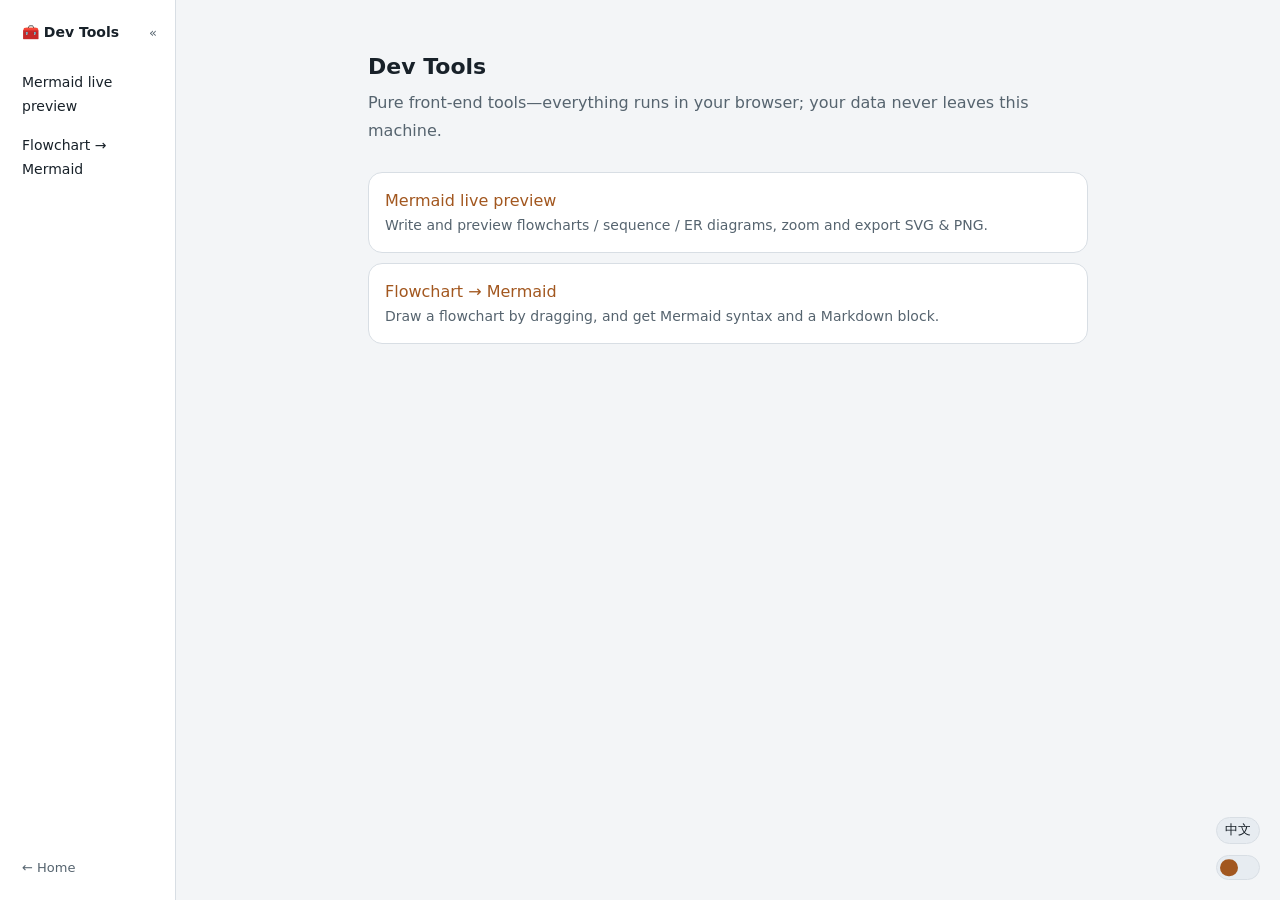
<file: tools/index.html>
<!doctype html>
<html lang="zh-Hant">
<head>
<meta charset="utf-8">
<meta name="viewport" content="width=device-width, initial-scale=1">
<title data-en="Dev Tools — Max Chiang">Dev Tools — 江豈鋒 Max Chiang</title>
<meta name="description" data-en="A set of pure front-end dev tools; nothing is uploaded." content="純前端的開發小工具集合，不上傳任何資料。">
<link rel="icon" href="data:image/svg+xml,<svg xmlns='http://www.w3.org/2000/svg' viewBox='0 0 100 100'><text y='.9em' font-size='90'>🧰</text></svg>">
<link rel="stylesheet" href="./style.css">
<script src="/theme.js"></script>
<script src="/lang.js"></script>
</head>
<body>
<div id="shell">
  <div class="wrap">
    <h2>Dev Tools</h2>
    <p class="lede" lang="zh">純前端小工具，全部在瀏覽器內執行，資料不離開這台電腦。</p>
    <p class="lede" lang="en">Pure front-end tools—everything runs in your browser; your data never leaves this machine.</p>
    <ul class="tools" id="tool-list"></ul>
  </div>
</div>
<script src="./nav.js"></script>
</body>
</html>
</file>
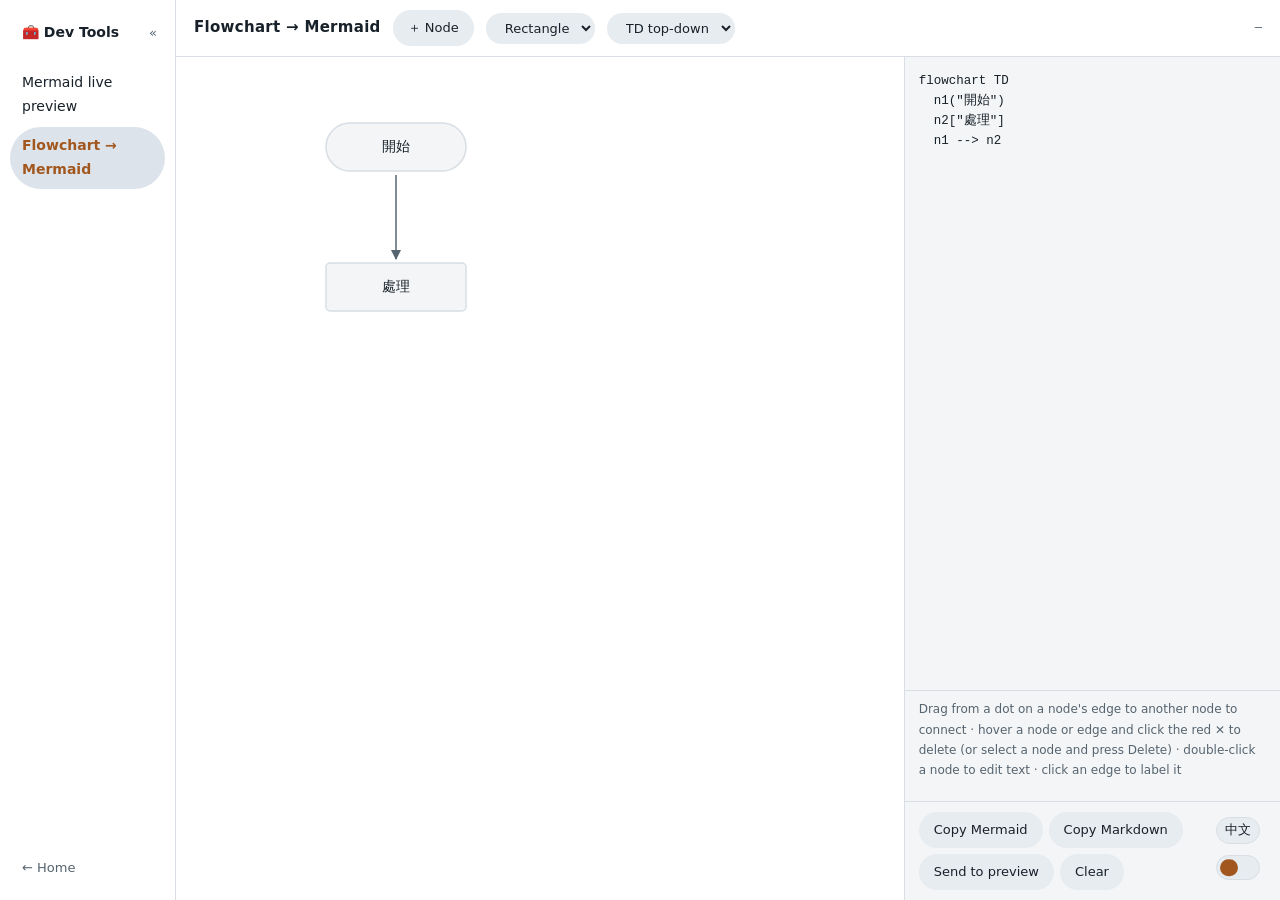
<file: tools/draw.html>
<!doctype html>
<html lang="zh-Hant">
<head>
<meta charset="utf-8">
<meta name="viewport" content="width=device-width, initial-scale=1">
<title data-en="Flowchart → Mermaid — Dev Tools">流程圖繪製 → Mermaid — Dev Tools</title>
<meta name="description" data-en="Draw a flowchart by dragging and get Mermaid syntax and a Markdown block." content="用拖拉的方式畫流程圖，直接產生 Mermaid 語法與 Markdown 區塊。">
<link rel="icon" href="data:image/svg+xml,<svg xmlns='http://www.w3.org/2000/svg' viewBox='0 0 100 100'><text y='.9em' font-size='90'>✏️</text></svg>">
<link rel="stylesheet" href="./style.css">
<style>
  html, body { height: 100%; }
  #shell { height: 100%; }
  main { flex: 1; display: grid; grid-template-columns: 1fr minmax(260px, 34%); min-height: 0; }
  #canvas { width: 100%; height: 100%; background: var(--panel); border-right: 1px solid var(--line); touch-action: none; }
  #canvas #arrow path { fill: var(--muted); }
  #canvas .node { cursor: move; }
  #canvas .node .box { fill: var(--bg); stroke: var(--line); stroke-width: 1.5; }
  #canvas .node.sel .box { stroke: var(--accent); stroke-width: 2.5; }
  #canvas .node text { fill: var(--ink); font-size: 14px; text-anchor: middle; dominant-baseline: middle; pointer-events: none; }
  #canvas .handle { fill: var(--accent); opacity: 0; cursor: crosshair; transition: opacity .12s; }
  #canvas .node:hover .handle, #canvas .node.sel .handle { opacity: 1; }
  #canvas .del { opacity: 0; cursor: pointer; transition: opacity .12s; }
  #canvas .del circle { fill: var(--danger); }
  #canvas .del text { fill: var(--panel); font-size: 11px; font-weight: 700; }
  #canvas .node:hover .del, #canvas .node.sel .del, #canvas g[data-edge]:hover .del { opacity: 1; }
  #canvas .temp { stroke: var(--accent); stroke-width: 1.5; stroke-dasharray: 5 4; fill: none; pointer-events: none; }
  #canvas .node.target .box { stroke: var(--accent); stroke-width: 2.5; }
  #canvas .edge { stroke: var(--muted); stroke-width: 1.5; fill: none; cursor: pointer; }
  #canvas .edge-hit { stroke: transparent; stroke-width: 14; fill: none; cursor: pointer; }
  #canvas .edge-label { fill: var(--muted); font-size: 12px; text-anchor: middle; pointer-events: none; }
  #side { display: flex; flex-direction: column; min-width: 0; }
  #out { flex: 1; margin: 0; padding: 14px; overflow: auto; font-family: var(--font-mono);
         font-size: 12.5px; line-height: 1.6; white-space: pre; color: var(--ink); }
  #side .acts { display: flex; gap: 6px; flex-wrap: wrap; padding: 10px 14px; border-top: 1px solid var(--line); }
  .hint { padding: 8px 14px; font-size: 12px; color: var(--muted); border-top: 1px solid var(--line); }
  @media (max-width: 720px) {
    main { grid-template-columns: 1fr; grid-template-rows: 60% 1fr; }
    #canvas { border-right: 0; border-bottom: 1px solid var(--line); }
  }
</style>
<script src="/theme.js"></script>
<script src="/lang.js"></script>
</head>
<body>
<div id="shell">
<header class="bar">
  <h1 lang="zh">流程圖 → Mermaid</h1>
  <h1 lang="en">Flowchart → Mermaid</h1>
  <button id="add"><span lang="zh">＋ 節點</span><span lang="en">＋ Node</span></button>
  <select id="shape" title="新節點形狀" data-en-title="New node shape">
    <option value="box" data-en="Rectangle">矩形</option>
    <option value="round" data-en="Rounded">圓角</option>
    <option value="diamond" data-en="Diamond">菱形</option>
  </select>
  <select id="dir" title="方向" data-en-title="Direction">
    <option value="TD" data-en="TD top-down">TD 由上而下</option>
    <option value="LR" data-en="LR left-right">LR 由左而右</option>
  </select>
  <span class="spacer"></span>
  <span id="status" class="status">—</span>
</header>
<main>
  <svg id="canvas">
    <defs>
      <marker id="arrow" viewBox="0 0 10 10" refX="9" refY="5" markerWidth="7" markerHeight="7" orient="auto-start-reverse">
        <path d="M0,0 L10,5 L0,10 z" fill="currentColor"></path>
      </marker>
    </defs>
    <g id="edges"></g>
    <g id="nodes"></g>
  </svg>
  <div id="side">
    <pre id="out"></pre>
    <p class="hint" lang="zh">從節點邊上的小圓點拉到另一個節點就連線 · 滑過節點或線按紅色 ✕ 刪除（節點也可選取後按 Delete）· 雙擊節點改文字 · 點線可加標籤</p>
    <p class="hint" lang="en">Drag from a dot on a node's edge to another node to connect · hover a node or edge and click the red ✕ to delete (or select a node and press Delete) · double-click a node to edit text · click an edge to label it</p>
    <div class="acts">
      <button id="copy"><span lang="zh">複製 Mermaid</span><span lang="en">Copy Mermaid</span></button>
      <button id="copymd"><span lang="zh">複製 Markdown</span><span lang="en">Copy Markdown</span></button>
      <button id="send"><span lang="zh">送到即時預覽</span><span lang="en">Send to preview</span></button>
      <button id="clear"><span lang="zh">清空</span><span lang="en">Clear</span></button>
    </div>
  </div>
</main>
</div>
<script src="./nav.js"></script>
<script>
const $ = id => document.getElementById(id);
const svg = $('canvas'), gNodes = $('nodes'), gEdges = $('edges'), out = $('out'), status = $('status');
const W = 140, H = 48;

const blank = () => ({
  dir: 'TD',
  seq: 3,
  nodes: [
    { id: 'n1', x: 220, y: 90, text: '開始', shape: 'round' },
    { id: 'n2', x: 220, y: 230, text: '處理', shape: 'box' },
  ],
  edges: [{ from: 'n1', to: 'n2', label: '' }],
});
let g = JSON.parse(localStorage.getItem('draw.graph') ?? 'null') ?? blank();
let sel = null;          // 選取中的節點 id

const node = id => g.nodes.find(n => n.id === id);

// 四邊各一個連線點
const halfH = n => n.shape === 'diamond' ? H * 0.8 : H / 2;
const handles = n => [
  { x: 0, y: -halfH(n) }, { x: W / 2, y: 0 }, { x: 0, y: halfH(n) }, { x: -W / 2, y: 0 },
];

// 滑過就出現的紅色 ✕，節點與線共用
const delBadge = (x, y) => `<g class="del" transform="translate(${x},${y})">
  <circle r="9"></circle><text text-anchor="middle" dominant-baseline="central">✕</text></g>`;

function shapeEl(n) {
  if (n.shape === 'diamond') {
    const p = [[0, -H * 0.8], [W / 2, 0], [0, H * 0.8], [-W / 2, 0]].map(a => a.join(',')).join(' ');
    return `<polygon class="box" points="${p}"></polygon>`;
  }
  return `<rect class="box" x="${-W / 2}" y="${-H / 2}" width="${W}" height="${H}" rx="${n.shape === 'round' ? 24 : 4}"></rect>`;
}

// 線段端點：從中心往目標方向退到節點邊界（用外接矩形近似，菱形也堪用）
function anchor(from, to) {
  const dx = to.x - from.x, dy = to.y - from.y;
  const hw = W / 2 + 4, hh = halfH(from) + 4;
  const t = Math.min(dx ? hw / Math.abs(dx) : Infinity, dy ? hh / Math.abs(dy) : Infinity);
  return t === Infinity ? from : { x: from.x + dx * t, y: from.y + dy * t };
}

function draw() {
  gNodes.innerHTML = g.nodes.map(n => `
    <g class="node${n.id === sel ? ' sel' : ''}" data-id="${n.id}" transform="translate(${n.x},${n.y})">
      ${shapeEl(n)}<text>${esc(n.text)}</text>
      ${handles(n).map(h => `<circle class="handle" r="6" cx="${h.x}" cy="${h.y}"></circle>`).join('')}
      ${delBadge(W / 2 + 10, -halfH(n) - 10)}
    </g>`).join('');
  gEdges.innerHTML = g.edges.map((e, i) => {
    const a = node(e.from), b = node(e.to);
    if (!a || !b) return '';
    const p1 = anchor(a, b), p2 = anchor(b, a);
    const mid = { x: (p1.x + p2.x) / 2, y: (p1.y + p2.y) / 2 };
    return `<g data-edge="${i}">
      <path class="edge" d="M${p1.x},${p1.y} L${p2.x},${p2.y}" marker-end="url(#arrow)"></path>
      <path class="edge-hit" d="M${p1.x},${p1.y} L${p2.x},${p2.y}"></path>
      ${e.label ? `<text class="edge-label" x="${mid.x}" y="${mid.y - 6}">${esc(e.label)}</text>` : ''}
      ${delBadge(mid.x + 16, mid.y)}
    </g>`;
  }).join('');
  $('dir').value = g.dir;
  emit();
  localStorage.setItem('draw.graph', JSON.stringify(g));
}
const esc = s => s.replace(/[&<>]/g, c => ({ '&': '&amp;', '<': '&lt;', '>': '&gt;' }[c]));

// ── 產生 Mermaid ────────────────────────────────────────────
const WRAP = { box: ['[', ']'], round: ['(', ')'], diamond: ['{', '}'] };
function mermaid() {
  const lines = [`flowchart ${g.dir}`];
  for (const n of g.nodes) {
    const [l, r] = WRAP[n.shape] ?? WRAP.box;
    lines.push(`  ${n.id}${l}"${n.text.replace(/"/g, "'")}"${r}`);
  }
  for (const e of g.edges) {
    lines.push(e.label ? `  ${e.from} -- ${e.label} --> ${e.to}` : `  ${e.from} --> ${e.to}`);
  }
  return lines.join('\n');
}
function emit() { out.textContent = mermaid(); }

// ── 互動 ───────────────────────────────────────────────────
function pt(e) {
  const r = svg.getBoundingClientRect();
  return { x: e.clientX - r.left, y: e.clientY - r.top };
}
svg.addEventListener('pointerdown', e => {
  const badge = e.target.closest('.del');
  if (badge) {
    const on = badge.closest('[data-edge]');
    if (on) g.edges.splice(+on.dataset.edge, 1);
    else removeNode(badge.closest('.node').dataset.id);
    draw();
    return;
  }
  const el = e.target.closest('.node');
  const edge = e.target.closest('[data-edge]');
  if (!el) { if (!edge) { sel = null; draw(); } return; }
  const n = node(el.dataset.id);

  // 從節點上的小圓點拉出去 = 連線；拖節點本體 = 移動
  if (e.target.classList.contains('handle')) {
    try { svg.setPointerCapture(e.pointerId); } catch {}
    const temp = document.createElementNS('http://www.w3.org/2000/svg', 'path');
    temp.setAttribute('class', 'temp');
    gEdges.appendChild(temp);
    let over = null;
    const move = ev => {
      const p = pt(ev);
      temp.setAttribute('d', `M${n.x},${n.y} L${p.x},${p.y}`);
      const hit = document.elementFromPoint(ev.clientX, ev.clientY)?.closest('.node');
      const id = hit && hit.dataset.id !== n.id ? hit.dataset.id : null;
      if (id !== over) {
        gNodes.querySelector('.target')?.classList.remove('target');
        if (id) gNodes.querySelector(`[data-id="${id}"]`).classList.add('target');
        over = id;
      }
    };
    const up = ev => {
      svg.removeEventListener('pointermove', move);
      temp.remove();
      const hit = document.elementFromPoint(ev.clientX, ev.clientY)?.closest('.node');
      if (hit && hit.dataset.id !== n.id) {
        g.edges.push({ from: n.id, to: hit.dataset.id, label: '' });
        say('已連線');
      }
      draw();
    };
    svg.addEventListener('pointermove', move);
    svg.addEventListener('pointerup', up, { once: true });
    svg.addEventListener('pointercancel', up, { once: true });
    return;
  }

  sel = n.id;
  const start = pt(e), from = { x: n.x, y: n.y };
  try { svg.setPointerCapture(e.pointerId); } catch {}
  const move = ev => {
    const p = pt(ev);
    n.x = Math.round(from.x + p.x - start.x);
    n.y = Math.round(from.y + p.y - start.y);
    draw();
  };
  const up = () => svg.removeEventListener('pointermove', move);
  svg.addEventListener('pointermove', move);
  svg.addEventListener('pointerup', up, { once: true });
  svg.addEventListener('pointercancel', up, { once: true });
  draw();
});
svg.addEventListener('dblclick', e => {
  const el = e.target.closest('.node');
  if (!el) return;
  const n = node(el.dataset.id);
  const v = prompt('節點文字', n.text);
  if (v !== null) { n.text = v.trim() || n.text; draw(); }
});
svg.addEventListener('click', e => {
  const el = e.target.closest('[data-edge]');
  if (!el || e.target.closest('.node') || e.target.closest('.del')) return;
  const edge = g.edges[+el.dataset.edge];
  const v = prompt('線段標籤（留空移除）', edge.label);
  if (v !== null) { edge.label = v.trim(); draw(); }
});
addEventListener('keydown', e => {
  if (e.key !== 'Delete' && e.key !== 'Backspace') return;
  if (/^(INPUT|TEXTAREA)$/.test(e.target.tagName) || !sel) return;
  e.preventDefault();
  removeNode(sel);
});
function removeNode(id) {
  g.nodes = g.nodes.filter(n => n.id !== id);
  g.edges = g.edges.filter(e => e.from !== id && e.to !== id);
  sel = null;
  draw();
}

$('add').addEventListener('click', () => {
  const id = 'n' + g.seq++;
  const last = g.nodes[g.nodes.length - 1];
  g.nodes.push({
    id,
    x: last ? last.x + (g.dir === 'LR' ? 190 : 0) : 220,
    y: last ? last.y + (g.dir === 'LR' ? 0 : 110) : 90,
    text: '節點 ' + (g.nodes.length + 1),
    shape: $('shape').value,
  });
  sel = id;
  draw();
});
$('dir').addEventListener('change', () => { g.dir = $('dir').value; draw(); });
$('clear').addEventListener('click', () => {
  if (confirm('清空目前的流程圖？')) { g = blank(); sel = null; draw(); }
});
$('copy').addEventListener('click', () => copy(mermaid()));
$('copymd').addEventListener('click', () => copy('```mermaid\n' + mermaid() + '\n```'));
$('send').addEventListener('click', () => {
  localStorage.setItem('mermaid.src', mermaid());
  location.href = './mermaid.html';
});
async function copy(text) {
  try { await navigator.clipboard.writeText(text); say('已複製'); }
  catch { say('複製失敗，請手動選取'); }
}
let t;
function say(msg) { status.textContent = msg; clearTimeout(t); t = setTimeout(() => status.textContent = '—', 2500); }

draw();
</script>
</body>
</html>
</file>
<file: tools/style.css>
:root {
  --bg: #F3F5F7;
  --panel: #FFFFFF;
  --ink: #182129;
  --muted: #56646F;
  --line: #D8DEE4;
  --accent: #A2571F;
  --accent-strong: #8A4717;
  --danger: #B3261E;
  /* 控制項底色，取代線框，看起來比較柔和 */
  --soft: #E7ECF1;
  --soft-strong: #DCE3EA;
  --font-sans: "PingFang TC", "Noto Sans TC", "Microsoft JhengHei", system-ui, -apple-system, sans-serif;
  --font-mono: ui-monospace, "SF Mono", Menlo, Consolas, "Liberation Mono", monospace;
}
@media (prefers-color-scheme: dark) {
  :root { --bg: #0F1317; --panel: #161B21; --ink: #E6EBEF; --muted: #94A1AB; --line: #29323B; --accent: #D6905A; --accent-strong: #E3A876; --danger: #F2857C; --soft: #1F262E; --soft-strong: #2A333C; }
}
:root[data-theme="dark"] { --bg: #0F1317; --panel: #161B21; --ink: #E6EBEF; --muted: #94A1AB; --line: #29323B; --accent: #D6905A; --accent-strong: #E3A876; --danger: #F2857C; --soft: #1F262E; --soft-strong: #2A333C; }
:root[data-theme="light"] { --bg: #F3F5F7; --panel: #FFFFFF; --ink: #182129; --muted: #56646F; --line: #D8DEE4; --accent: #A2571F; --accent-strong: #8A4717; --danger: #B3261E; --soft: #E7ECF1; --soft-strong: #DCE3EA; }

* { box-sizing: border-box; }
body {
  margin: 0;
  background: var(--bg);
  color: var(--ink);
  font-family: var(--font-sans);
  font-size: 16px;
  line-height: 1.7;
  -webkit-font-smoothing: antialiased;
}
a { color: var(--accent); text-decoration: none; }
a:hover { color: var(--accent-strong); text-decoration: underline; text-underline-offset: 4px; }

body { display: flex; min-height: 100vh; }
#shell { flex: 1; display: flex; flex-direction: column; min-width: 0; }

aside.rail {
  flex: 0 0 176px;
  border-right: 1px solid var(--line);
  background: var(--panel);
  padding: 14px 10px;
  display: flex;
  flex-direction: column;
  gap: 2px;
}
aside.rail nav { display: contents; }
aside.rail a { display: block; padding: 7px 12px; border-radius: 999px; font-size: 14px; color: var(--ink); transition: background .15s, color .15s; }
aside.rail a:hover { background: var(--soft); color: var(--accent); text-decoration: none; }
aside.rail .head { display: flex; align-items: center; margin-bottom: 10px; }
aside.rail .brand { font-weight: 600; flex: 1; min-width: 0; overflow: hidden; white-space: nowrap; }
aside.rail .toggle { padding: 2px 7px; background: transparent; border-color: transparent; color: var(--muted); }
aside.rail .toggle:hover { background: var(--soft); }

body.rail-collapsed aside.rail { flex-basis: 46px; padding: 14px 6px; }
body.rail-collapsed aside.rail .brand,
body.rail-collapsed aside.rail nav,
body.rail-collapsed aside.rail .home { display: none; }
aside.rail .active { background: var(--soft-strong); color: var(--accent); font-weight: 600; }
aside.rail .home { margin-top: auto; color: var(--muted); font-size: 13px; }
@media (max-width: 720px) {
  body { display: block; }
  aside.rail {
    flex-direction: row; align-items: center; gap: 6px; padding: 8px 12px;
    overflow-x: auto; border-right: 0; border-bottom: 1px solid var(--line);
  }
  aside.rail a { white-space: nowrap; padding: 4px 8px; }
  aside.rail .head { display: contents; }
  aside.rail .toggle { display: none; }
  aside.rail .home { margin-top: 0; margin-left: auto; }
  /* 窄版是頂部橫列，沒有收合的必要 */
  body.rail-collapsed aside.rail { flex-basis: auto; padding: 8px 12px; }
  body.rail-collapsed aside.rail .brand,
  body.rail-collapsed aside.rail .home { display: block; }
  body.rail-collapsed aside.rail nav { display: contents; }
}

header.bar {
  display: flex;
  align-items: center;
  gap: 12px;
  flex-wrap: wrap;
  padding: 10px 18px;
  border-bottom: 1px solid var(--line);
  background: var(--panel);
}
header.bar h1 { font-size: 15px; margin: 0; font-weight: 600; letter-spacing: .02em; }
header.bar .spacer { flex: 1; }
header.bar .status { font-family: var(--font-mono); font-size: 12px; color: var(--muted); }
header.bar .status.error { color: var(--danger); }

button, select {
  font: inherit;
  font-size: 13px;
  padding: 6px 14px;
  border: 1px solid transparent;
  border-radius: 999px;
  background: var(--soft);
  color: var(--ink);
  cursor: pointer;
  transition: background .15s, color .15s, box-shadow .15s, transform .08s;
}
button:hover, select:hover { background: var(--soft-strong); color: var(--accent); }
button:active { transform: translateY(1px); }
button:focus-visible, select:focus-visible { outline: none; box-shadow: 0 0 0 2px var(--bg), 0 0 0 4px var(--accent); }
select { padding-right: 8px; }

.wrap { max-width: 760px; margin: 0 auto; padding: 48px 20px; }
.wrap h2 { font-size: 22px; margin: 0 0 4px; }
.wrap p.lede { color: var(--muted); margin: 0 0 28px; }
ul.tools { list-style: none; padding: 0; margin: 0; }
ul.tools li { border: 1px solid var(--line); border-radius: 14px; padding: 14px 16px; margin-bottom: 10px; background: var(--panel); }
ul.tools li .desc { color: var(--muted); font-size: 14px; }
</file>
